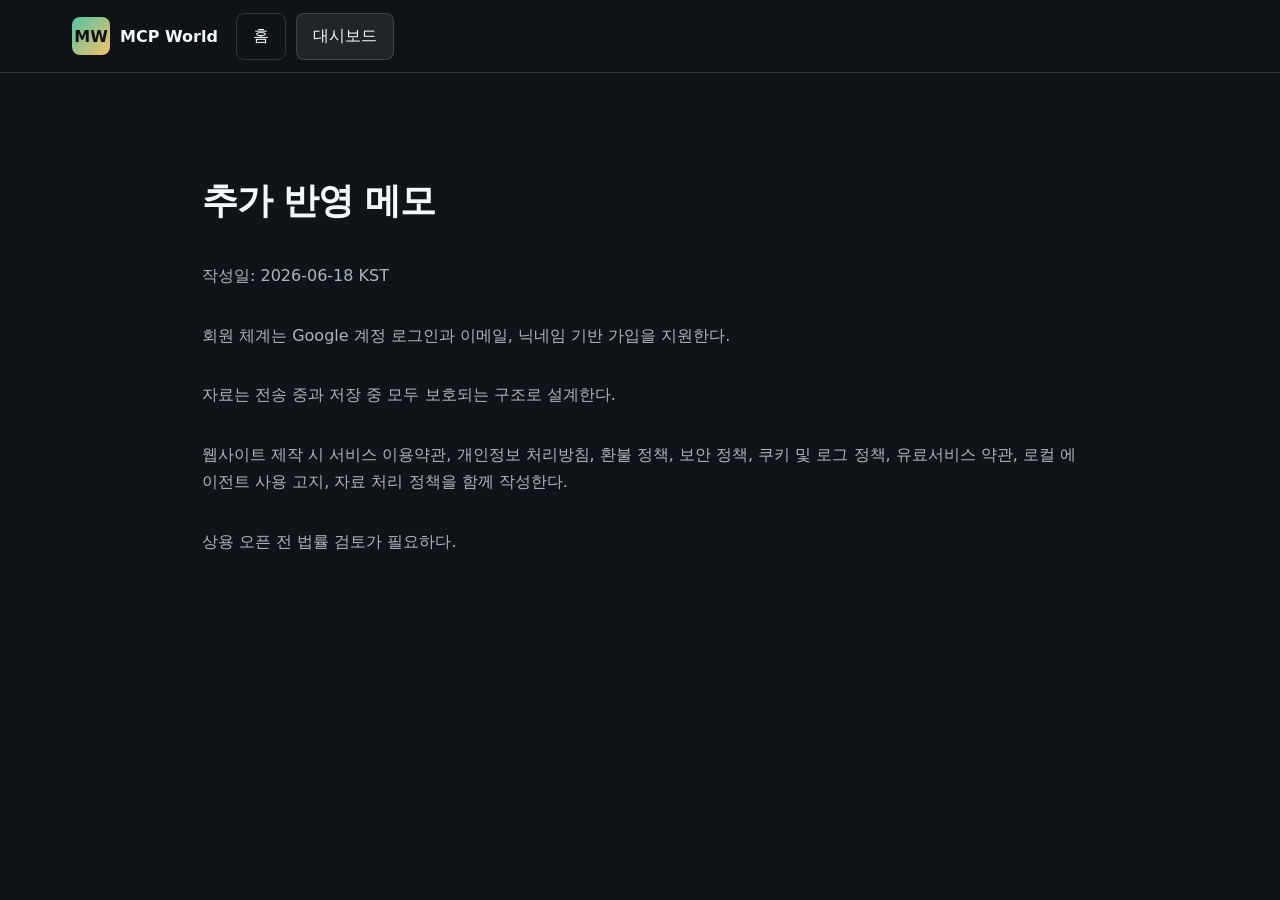
<file: docs/Auth_Legal_Addendum_Short.html>
<!doctype html>
<html lang="ko">
<head>
  <meta charset="utf-8">
  <meta name="viewport" content="width=device-width, initial-scale=1">
  <title>추가 반영 메모 | MCP World</title>
  <link rel="stylesheet" href="../styles.css">
</head>
<body class="doc-page">
  <header class="site-header">
    <nav class="nav" aria-label="문서 메뉴">
      <a class="brand" href="../index.html" aria-label="MCP World 홈">
        <span class="brand-mark">MW</span>
        <span>MCP World</span>
      </a>
      <div class="nav-actions">
        <a class="btn btn-ghost" href="../index.html">홈</a>
        <a class="btn btn-secondary" href="../dashboard.html">대시보드</a>
      </div>
    </nav>
  </header>
  <main class="section doc-shell">
    <article class="doc-content">
      <h1>추가 반영 메모</h1>
<p>작성일: 2026-06-18 KST</p>
<p>회원 체계는 Google 계정 로그인과 이메일, 닉네임 기반 가입을 지원한다.</p>
<p>자료는 전송 중과 저장 중 모두 보호되는 구조로 설계한다.</p>
<p>웹사이트 제작 시 서비스 이용약관, 개인정보 처리방침, 환불 정책, 보안 정책, 쿠키 및 로그 정책, 유료서비스 약관, 로컬 에이전트 사용 고지, 자료 처리 정책을 함께 작성한다.</p>
<p>상용 오픈 전 법률 검토가 필요하다.</p>
    </article>
  </main>
</body>
</html>
</file>
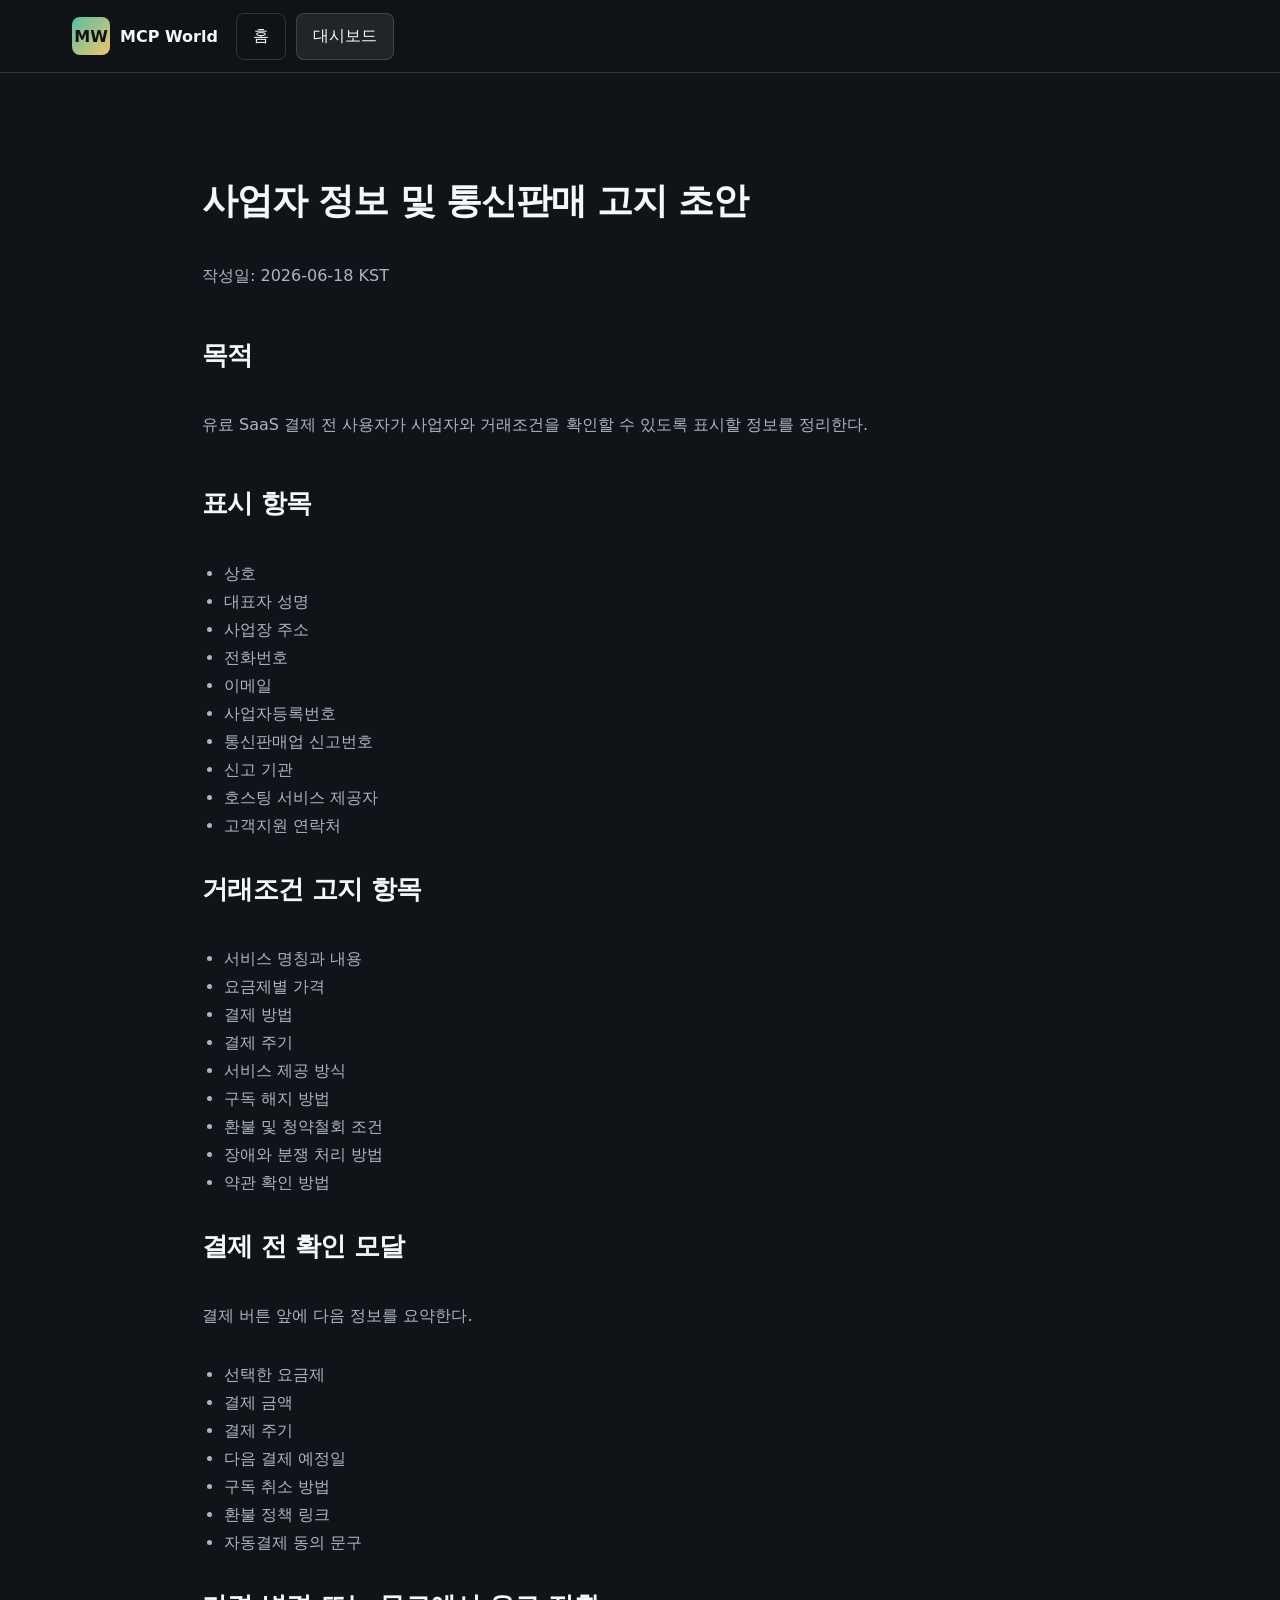
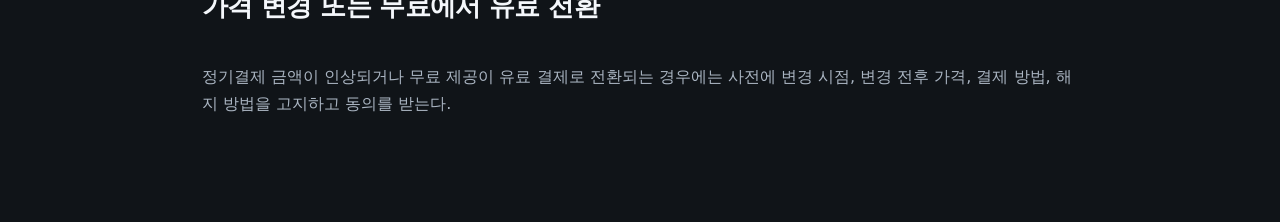
<file: docs/business-disclosure.html>
<!doctype html>
<html lang="ko">
<head>
  <meta charset="utf-8">
  <meta name="viewport" content="width=device-width, initial-scale=1">
  <title>사업자 정보 및 통신판매 고지 초안 | MCP World</title>
  <link rel="stylesheet" href="../styles.css">
</head>
<body class="doc-page">
  <header class="site-header">
    <nav class="nav" aria-label="문서 메뉴">
      <a class="brand" href="../index.html" aria-label="MCP World 홈">
        <span class="brand-mark">MW</span>
        <span>MCP World</span>
      </a>
      <div class="nav-actions">
        <a class="btn btn-ghost" href="../index.html">홈</a>
        <a class="btn btn-secondary" href="../dashboard.html">대시보드</a>
      </div>
    </nav>
  </header>
  <main class="section doc-shell">
    <article class="doc-content">
      <h1>사업자 정보 및 통신판매 고지 초안</h1>
<p>작성일: 2026-06-18 KST</p>
<h2>목적</h2>
<p>유료 SaaS 결제 전 사용자가 사업자와 거래조건을 확인할 수 있도록 표시할 정보를 정리한다.</p>
<h2>표시 항목</h2>
<ul><li>상호</li><li>대표자 성명</li><li>사업장 주소</li><li>전화번호</li><li>이메일</li><li>사업자등록번호</li><li>통신판매업 신고번호</li><li>신고 기관</li><li>호스팅 서비스 제공자</li><li>고객지원 연락처</li></ul>
<h2>거래조건 고지 항목</h2>
<ul><li>서비스 명칭과 내용</li><li>요금제별 가격</li><li>결제 방법</li><li>결제 주기</li><li>서비스 제공 방식</li><li>구독 해지 방법</li><li>환불 및 청약철회 조건</li><li>장애와 분쟁 처리 방법</li><li>약관 확인 방법</li></ul>
<h2>결제 전 확인 모달</h2>
<p>결제 버튼 앞에 다음 정보를 요약한다.</p>
<ul><li>선택한 요금제</li><li>결제 금액</li><li>결제 주기</li><li>다음 결제 예정일</li><li>구독 취소 방법</li><li>환불 정책 링크</li><li>자동결제 동의 문구</li></ul>
<h2>가격 변경 또는 무료에서 유료 전환</h2>
<p>정기결제 금액이 인상되거나 무료 제공이 유료 결제로 전환되는 경우에는 사전에 변경 시점, 변경 전후 가격, 결제 방법, 해지 방법을 고지하고 동의를 받는다.</p>
    </article>
  </main>
</body>
</html>
</file>
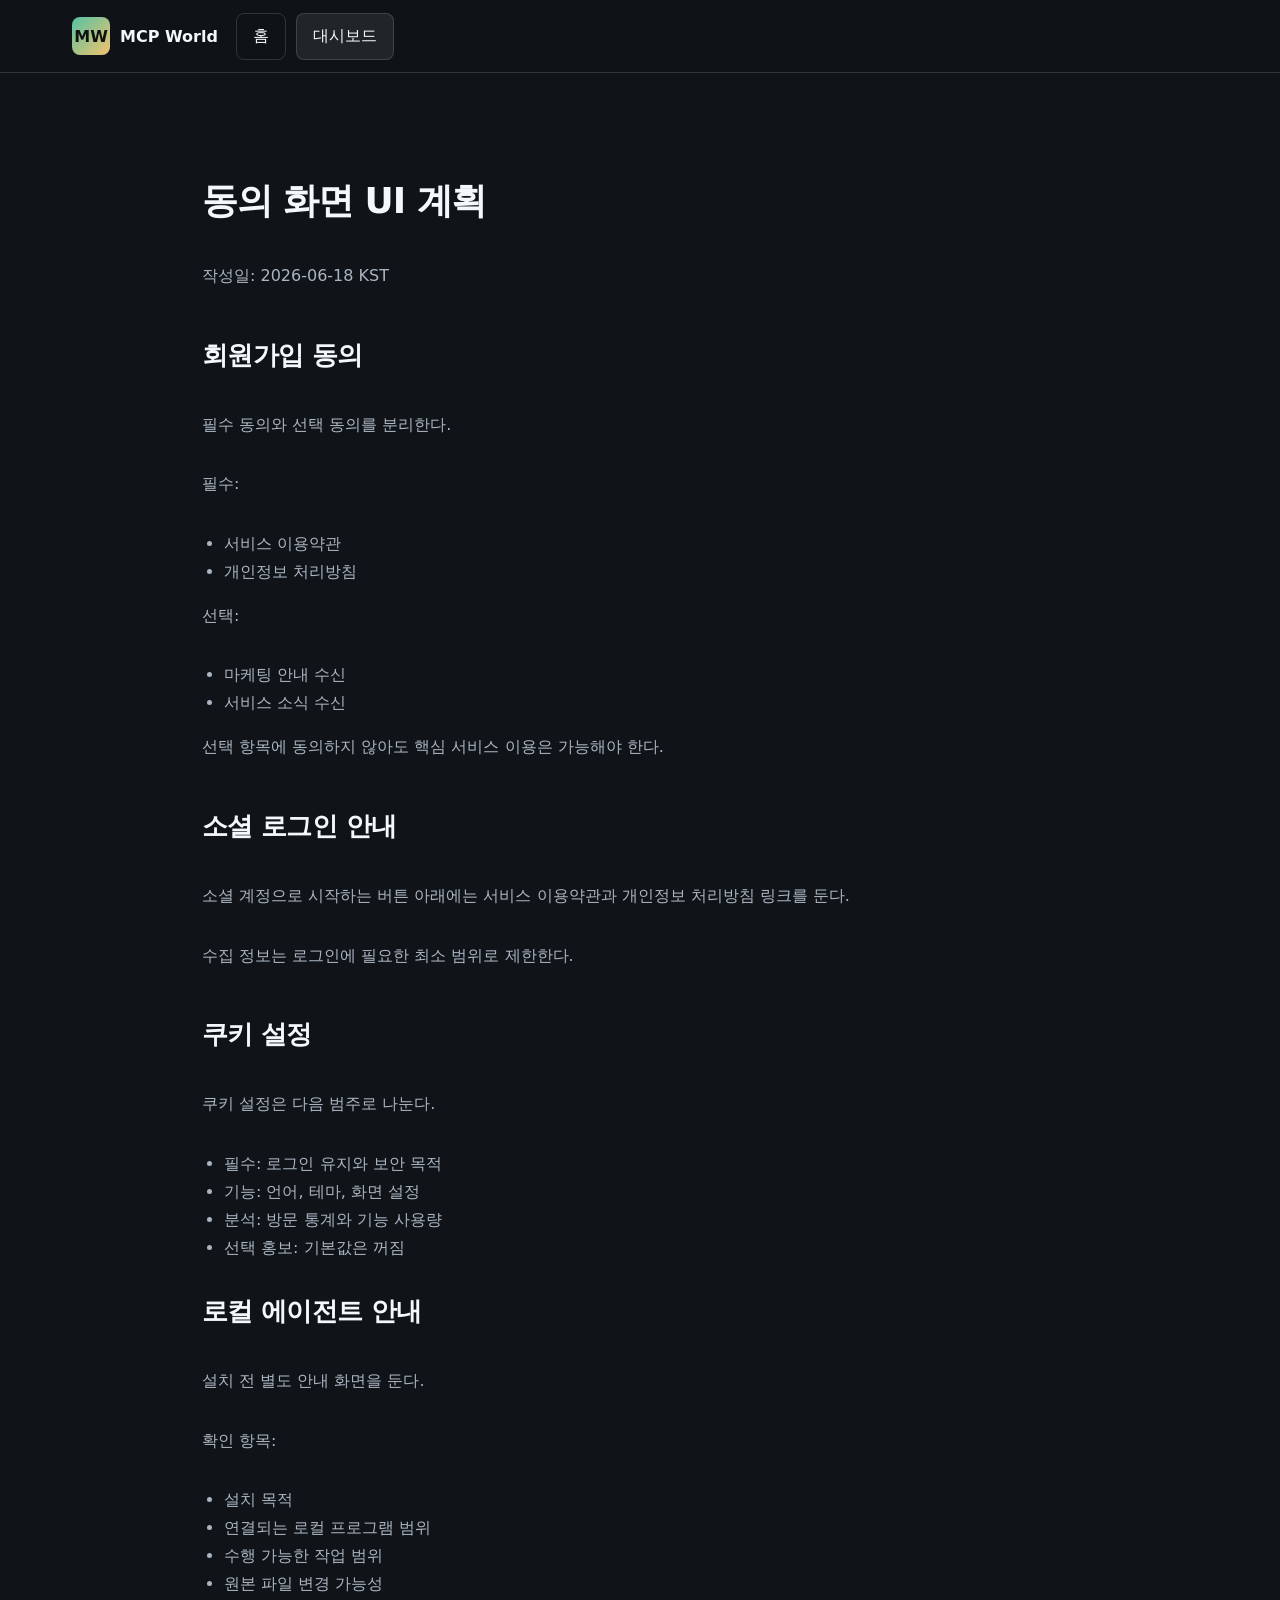
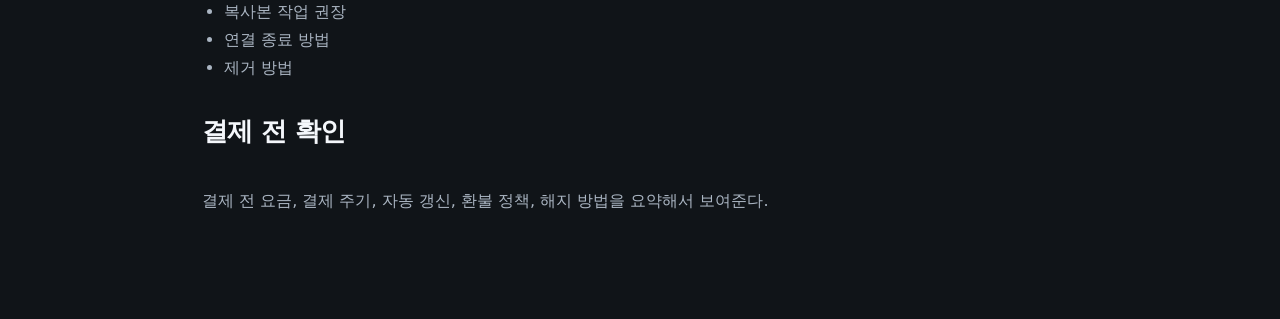
<file: docs/consent-ui-plan.html>
<!doctype html>
<html lang="ko">
<head>
  <meta charset="utf-8">
  <meta name="viewport" content="width=device-width, initial-scale=1">
  <title>동의 화면 UI 계획 | MCP World</title>
  <link rel="stylesheet" href="../styles.css">
</head>
<body class="doc-page">
  <header class="site-header">
    <nav class="nav" aria-label="문서 메뉴">
      <a class="brand" href="../index.html" aria-label="MCP World 홈">
        <span class="brand-mark">MW</span>
        <span>MCP World</span>
      </a>
      <div class="nav-actions">
        <a class="btn btn-ghost" href="../index.html">홈</a>
        <a class="btn btn-secondary" href="../dashboard.html">대시보드</a>
      </div>
    </nav>
  </header>
  <main class="section doc-shell">
    <article class="doc-content">
      <h1>동의 화면 UI 계획</h1>
<p>작성일: 2026-06-18 KST</p>
<h2>회원가입 동의</h2>
<p>필수 동의와 선택 동의를 분리한다.</p>
<p>필수:</p>
<ul><li>서비스 이용약관</li><li>개인정보 처리방침</li></ul>
<p>선택:</p>
<ul><li>마케팅 안내 수신</li><li>서비스 소식 수신</li></ul>
<p>선택 항목에 동의하지 않아도 핵심 서비스 이용은 가능해야 한다.</p>
<h2>소셜 로그인 안내</h2>
<p>소셜 계정으로 시작하는 버튼 아래에는 서비스 이용약관과 개인정보 처리방침 링크를 둔다.</p>
<p>수집 정보는 로그인에 필요한 최소 범위로 제한한다.</p>
<h2>쿠키 설정</h2>
<p>쿠키 설정은 다음 범주로 나눈다.</p>
<ul><li>필수: 로그인 유지와 보안 목적</li><li>기능: 언어, 테마, 화면 설정</li><li>분석: 방문 통계와 기능 사용량</li><li>선택 홍보: 기본값은 꺼짐</li></ul>
<h2>로컬 에이전트 안내</h2>
<p>설치 전 별도 안내 화면을 둔다.</p>
<p>확인 항목:</p>
<ul><li>설치 목적</li><li>연결되는 로컬 프로그램 범위</li><li>수행 가능한 작업 범위</li><li>원본 파일 변경 가능성</li><li>복사본 작업 권장</li><li>연결 종료 방법</li><li>제거 방법</li></ul>
<h2>결제 전 확인</h2>
<p>결제 전 요금, 결제 주기, 자동 갱신, 환불 정책, 해지 방법을 요약해서 보여준다.</p>
    </article>
  </main>
</body>
</html>
</file>
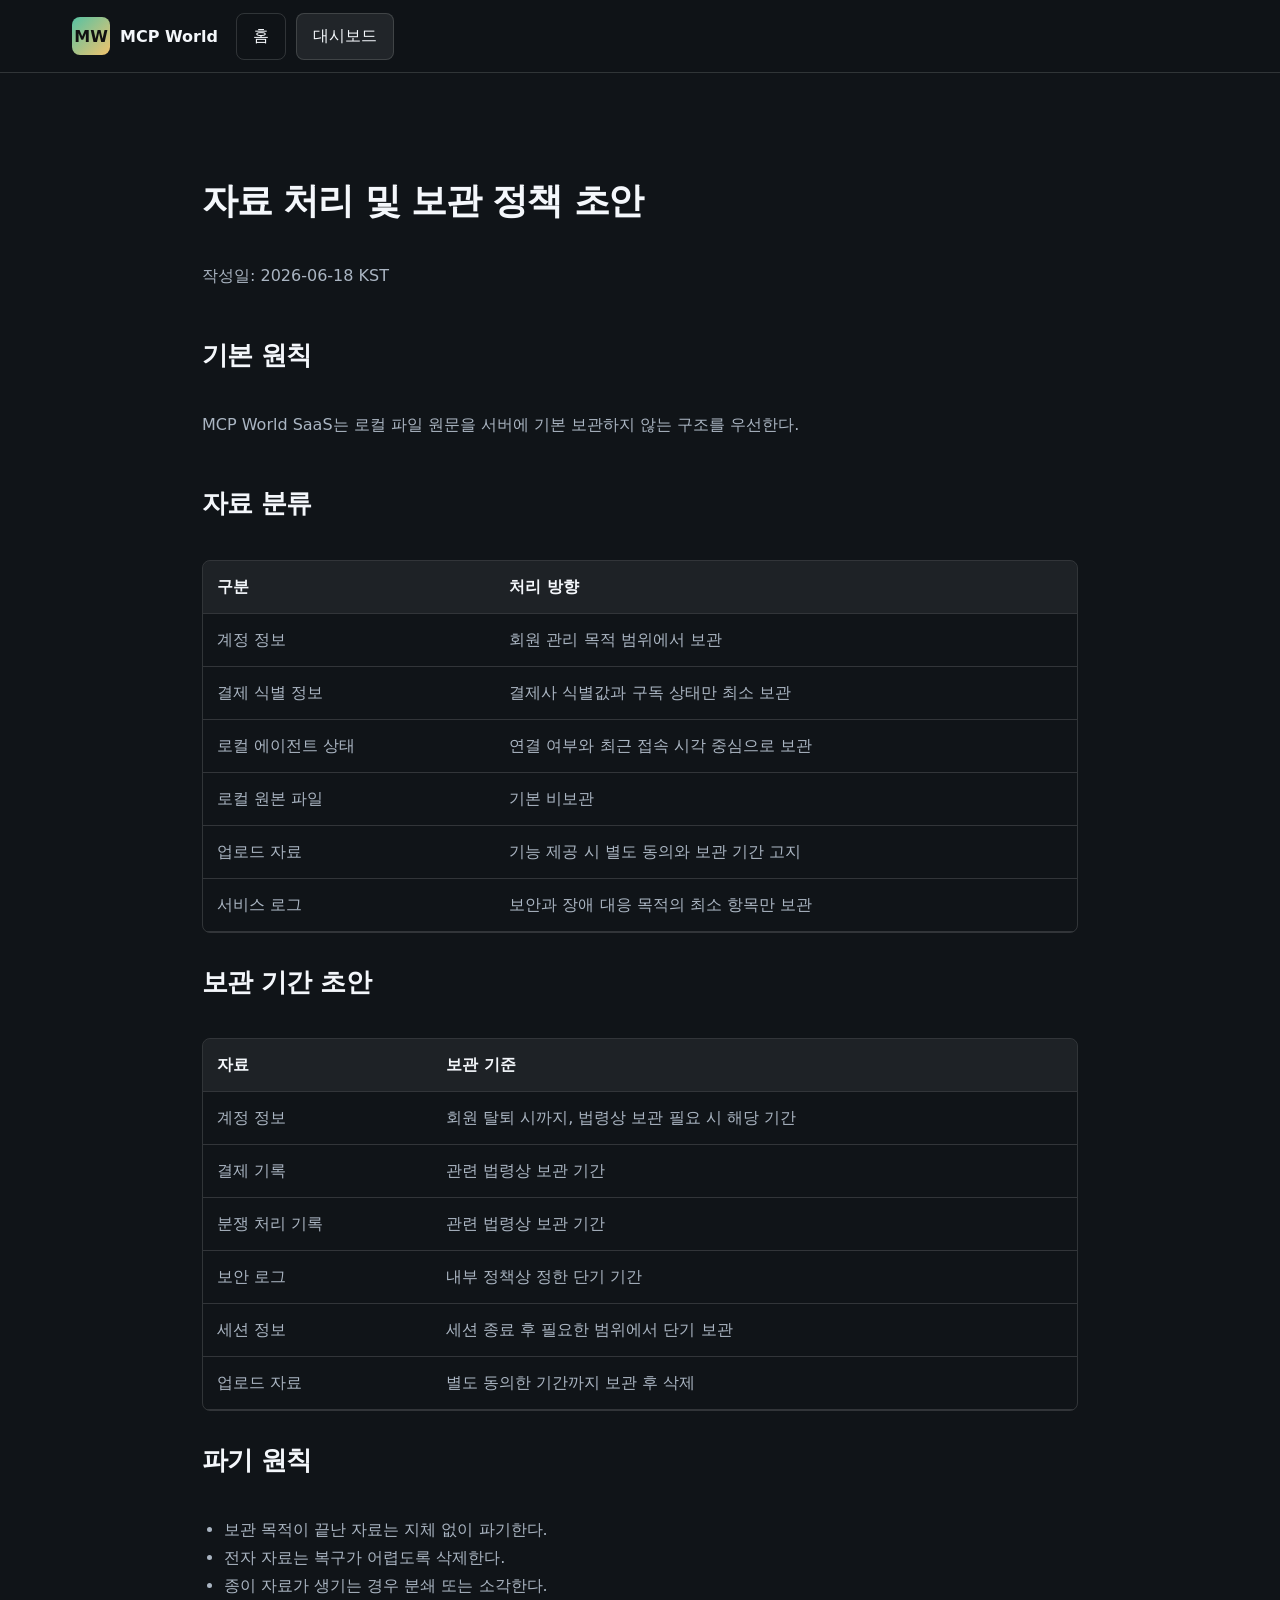
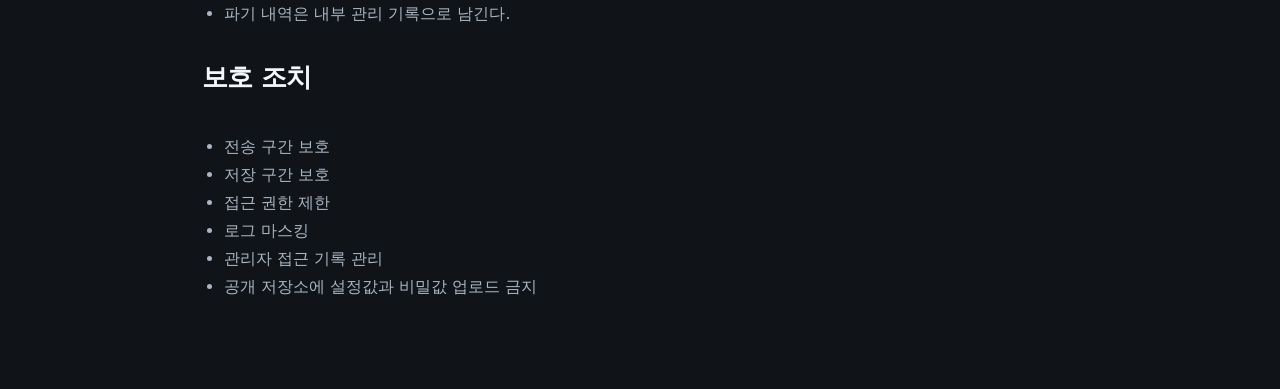
<file: docs/data-retention-and-processing.html>
<!doctype html>
<html lang="ko">
<head>
  <meta charset="utf-8">
  <meta name="viewport" content="width=device-width, initial-scale=1">
  <title>자료 처리 및 보관 정책 초안 | MCP World</title>
  <link rel="stylesheet" href="../styles.css">
</head>
<body class="doc-page">
  <header class="site-header">
    <nav class="nav" aria-label="문서 메뉴">
      <a class="brand" href="../index.html" aria-label="MCP World 홈">
        <span class="brand-mark">MW</span>
        <span>MCP World</span>
      </a>
      <div class="nav-actions">
        <a class="btn btn-ghost" href="../index.html">홈</a>
        <a class="btn btn-secondary" href="../dashboard.html">대시보드</a>
      </div>
    </nav>
  </header>
  <main class="section doc-shell">
    <article class="doc-content">
      <h1>자료 처리 및 보관 정책 초안</h1>
<p>작성일: 2026-06-18 KST</p>
<h2>기본 원칙</h2>
<p>MCP World SaaS는 로컬 파일 원문을 서버에 기본 보관하지 않는 구조를 우선한다.</p>
<h2>자료 분류</h2>
<div class="doc-table-wrap"><table><tr><th>구분</th><th>처리 방향</th></tr><tr><td>계정 정보</td><td>회원 관리 목적 범위에서 보관</td></tr><tr><td>결제 식별 정보</td><td>결제사 식별값과 구독 상태만 최소 보관</td></tr><tr><td>로컬 에이전트 상태</td><td>연결 여부와 최근 접속 시각 중심으로 보관</td></tr><tr><td>로컬 원본 파일</td><td>기본 비보관</td></tr><tr><td>업로드 자료</td><td>기능 제공 시 별도 동의와 보관 기간 고지</td></tr><tr><td>서비스 로그</td><td>보안과 장애 대응 목적의 최소 항목만 보관</td></tr></table></div>
<h2>보관 기간 초안</h2>
<div class="doc-table-wrap"><table><tr><th>자료</th><th>보관 기준</th></tr><tr><td>계정 정보</td><td>회원 탈퇴 시까지, 법령상 보관 필요 시 해당 기간</td></tr><tr><td>결제 기록</td><td>관련 법령상 보관 기간</td></tr><tr><td>분쟁 처리 기록</td><td>관련 법령상 보관 기간</td></tr><tr><td>보안 로그</td><td>내부 정책상 정한 단기 기간</td></tr><tr><td>세션 정보</td><td>세션 종료 후 필요한 범위에서 단기 보관</td></tr><tr><td>업로드 자료</td><td>별도 동의한 기간까지 보관 후 삭제</td></tr></table></div>
<h2>파기 원칙</h2>
<ul><li>보관 목적이 끝난 자료는 지체 없이 파기한다.</li><li>전자 자료는 복구가 어렵도록 삭제한다.</li><li>종이 자료가 생기는 경우 분쇄 또는 소각한다.</li><li>파기 내역은 내부 관리 기록으로 남긴다.</li></ul>
<h2>보호 조치</h2>
<ul><li>전송 구간 보호</li><li>저장 구간 보호</li><li>접근 권한 제한</li><li>로그 마스킹</li><li>관리자 접근 기록 관리</li><li>공개 저장소에 설정값과 비밀값 업로드 금지</li></ul>
    </article>
  </main>
</body>
</html>
</file>
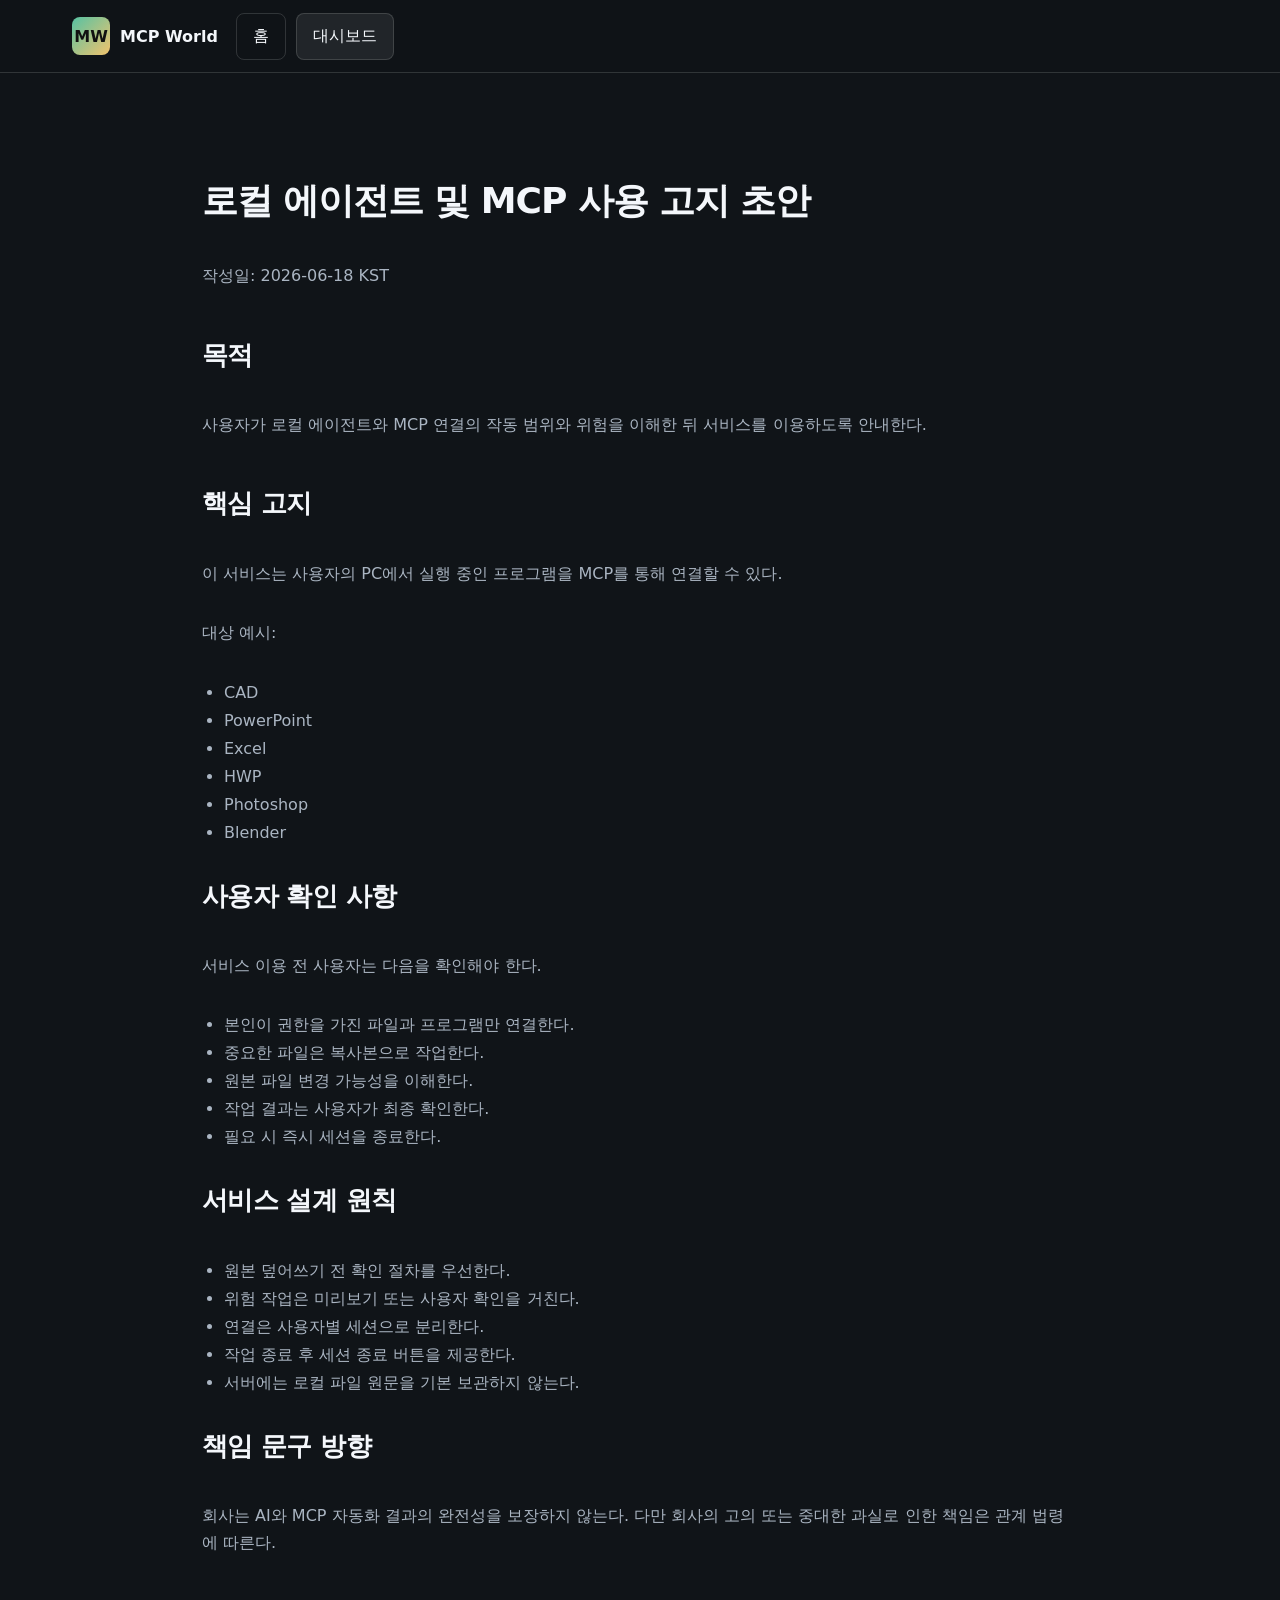
<file: docs/local-agent-risk-notice.html>
<!doctype html>
<html lang="ko">
<head>
  <meta charset="utf-8">
  <meta name="viewport" content="width=device-width, initial-scale=1">
  <title>로컬 에이전트 및 MCP 사용 고지 초안 | MCP World</title>
  <link rel="stylesheet" href="../styles.css">
</head>
<body class="doc-page">
  <header class="site-header">
    <nav class="nav" aria-label="문서 메뉴">
      <a class="brand" href="../index.html" aria-label="MCP World 홈">
        <span class="brand-mark">MW</span>
        <span>MCP World</span>
      </a>
      <div class="nav-actions">
        <a class="btn btn-ghost" href="../index.html">홈</a>
        <a class="btn btn-secondary" href="../dashboard.html">대시보드</a>
      </div>
    </nav>
  </header>
  <main class="section doc-shell">
    <article class="doc-content">
      <h1>로컬 에이전트 및 MCP 사용 고지 초안</h1>
<p>작성일: 2026-06-18 KST</p>
<h2>목적</h2>
<p>사용자가 로컬 에이전트와 MCP 연결의 작동 범위와 위험을 이해한 뒤 서비스를 이용하도록 안내한다.</p>
<h2>핵심 고지</h2>
<p>이 서비스는 사용자의 PC에서 실행 중인 프로그램을 MCP를 통해 연결할 수 있다.</p>
<p>대상 예시:</p>
<ul><li>CAD</li><li>PowerPoint</li><li>Excel</li><li>HWP</li><li>Photoshop</li><li>Blender</li></ul>
<h2>사용자 확인 사항</h2>
<p>서비스 이용 전 사용자는 다음을 확인해야 한다.</p>
<ul><li>본인이 권한을 가진 파일과 프로그램만 연결한다.</li><li>중요한 파일은 복사본으로 작업한다.</li><li>원본 파일 변경 가능성을 이해한다.</li><li>작업 결과는 사용자가 최종 확인한다.</li><li>필요 시 즉시 세션을 종료한다.</li></ul>
<h2>서비스 설계 원칙</h2>
<ul><li>원본 덮어쓰기 전 확인 절차를 우선한다.</li><li>위험 작업은 미리보기 또는 사용자 확인을 거친다.</li><li>연결은 사용자별 세션으로 분리한다.</li><li>작업 종료 후 세션 종료 버튼을 제공한다.</li><li>서버에는 로컬 파일 원문을 기본 보관하지 않는다.</li></ul>
<h2>책임 문구 방향</h2>
<p>회사는 AI와 MCP 자동화 결과의 완전성을 보장하지 않는다. 다만 회사의 고의 또는 중대한 과실로 인한 책임은 관계 법령에 따른다.</p>
    </article>
  </main>
</body>
</html>
</file>
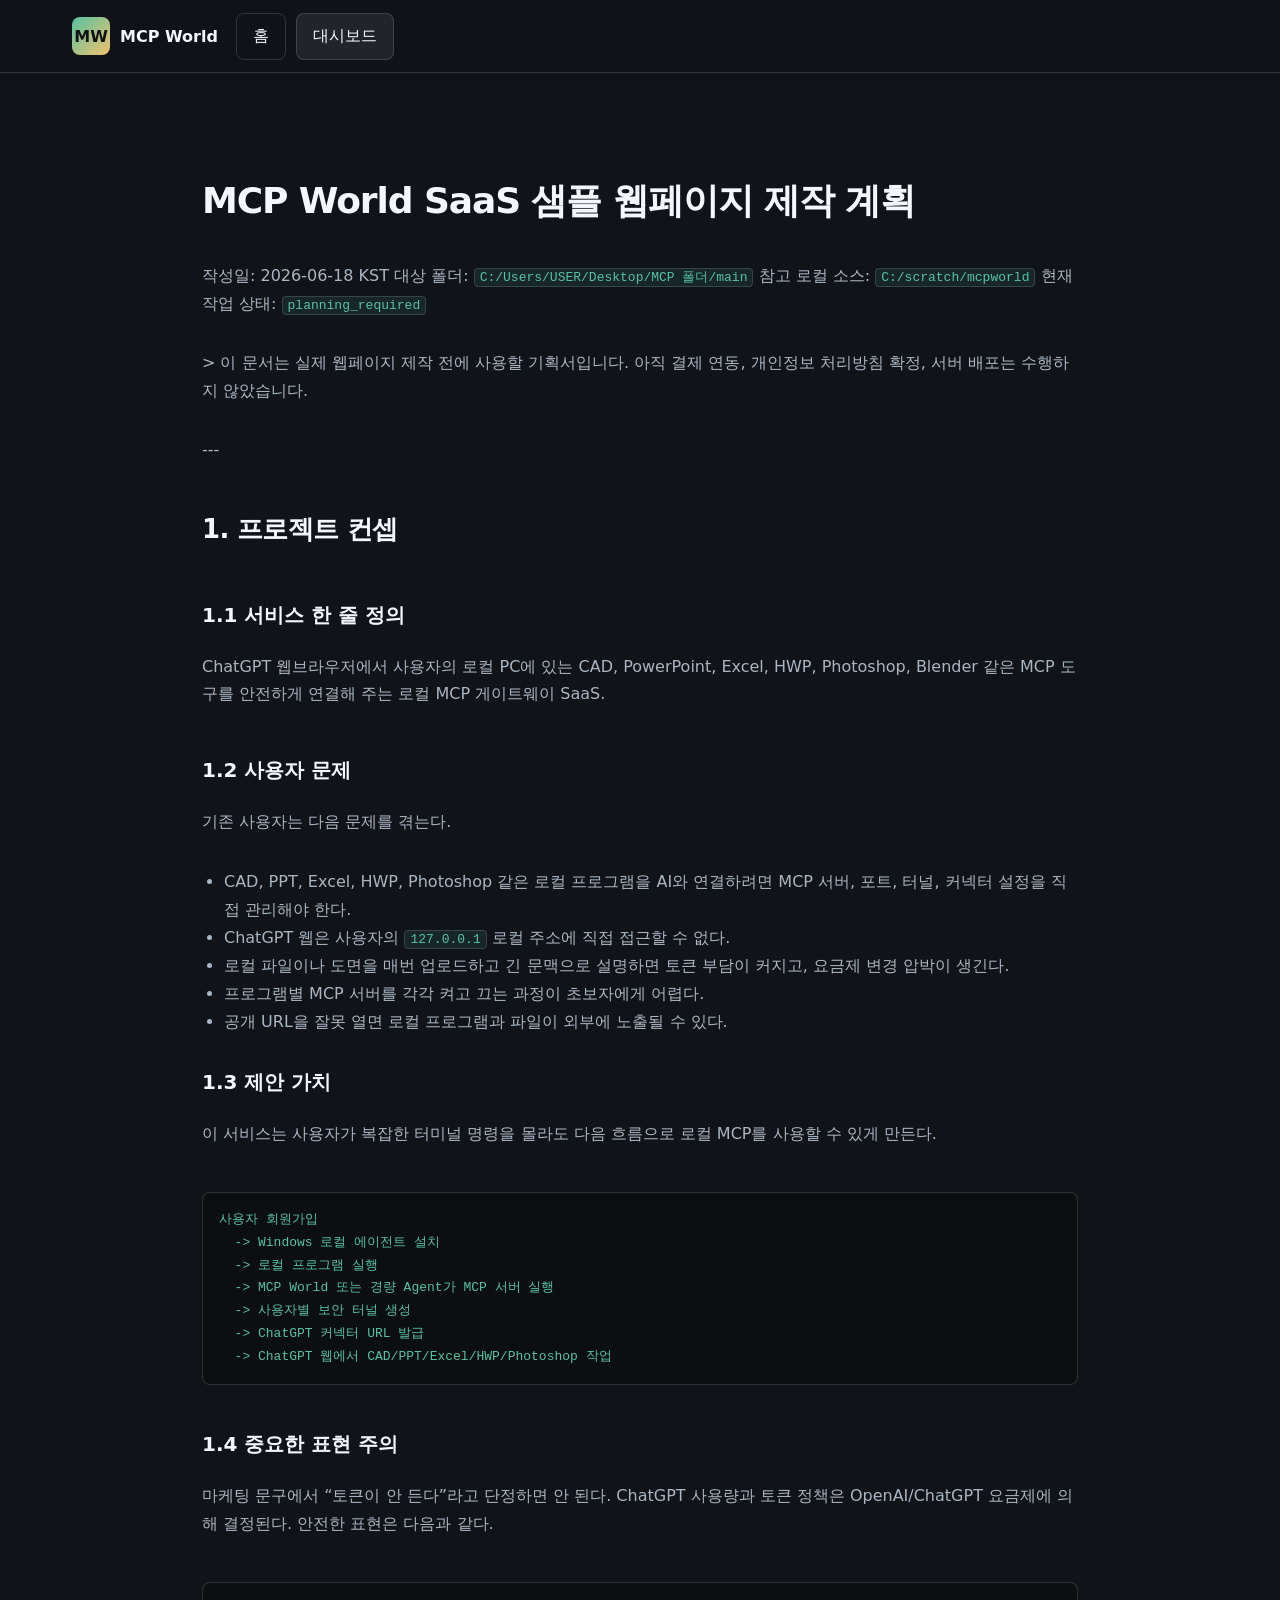
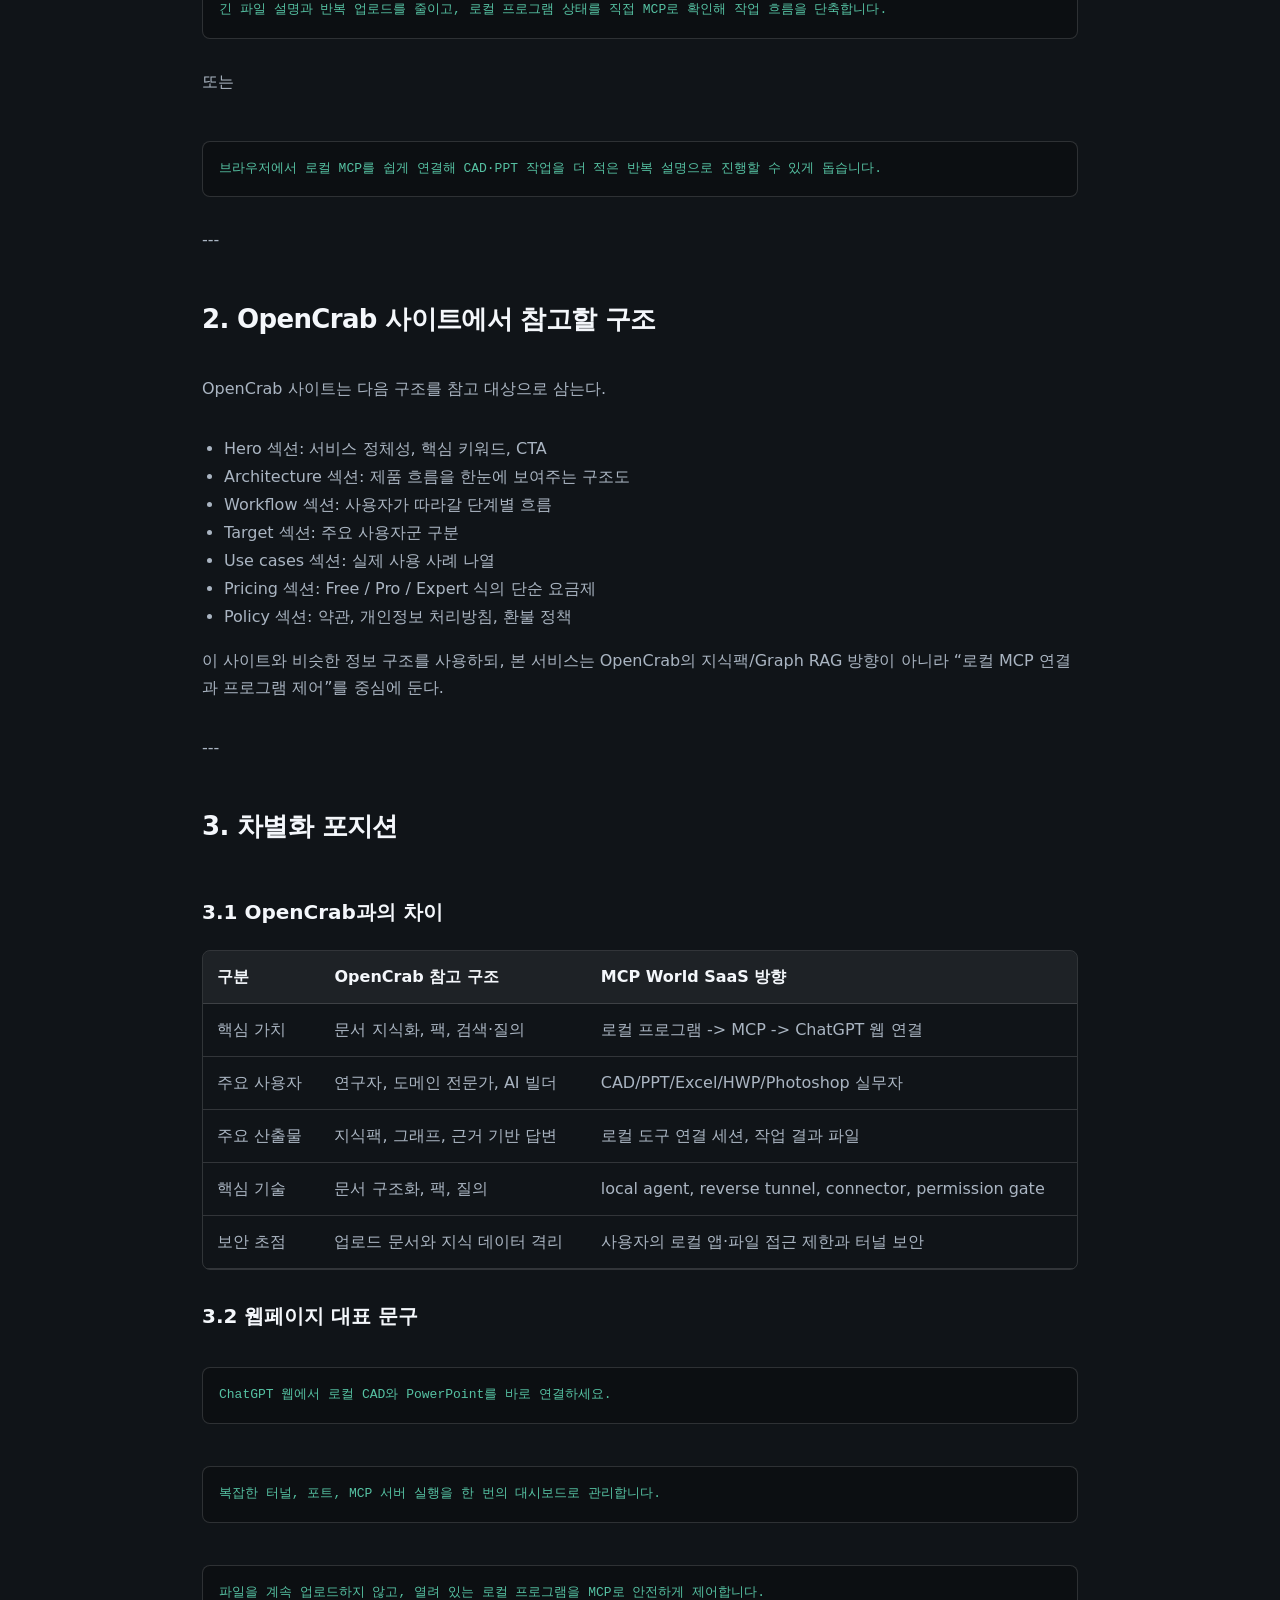
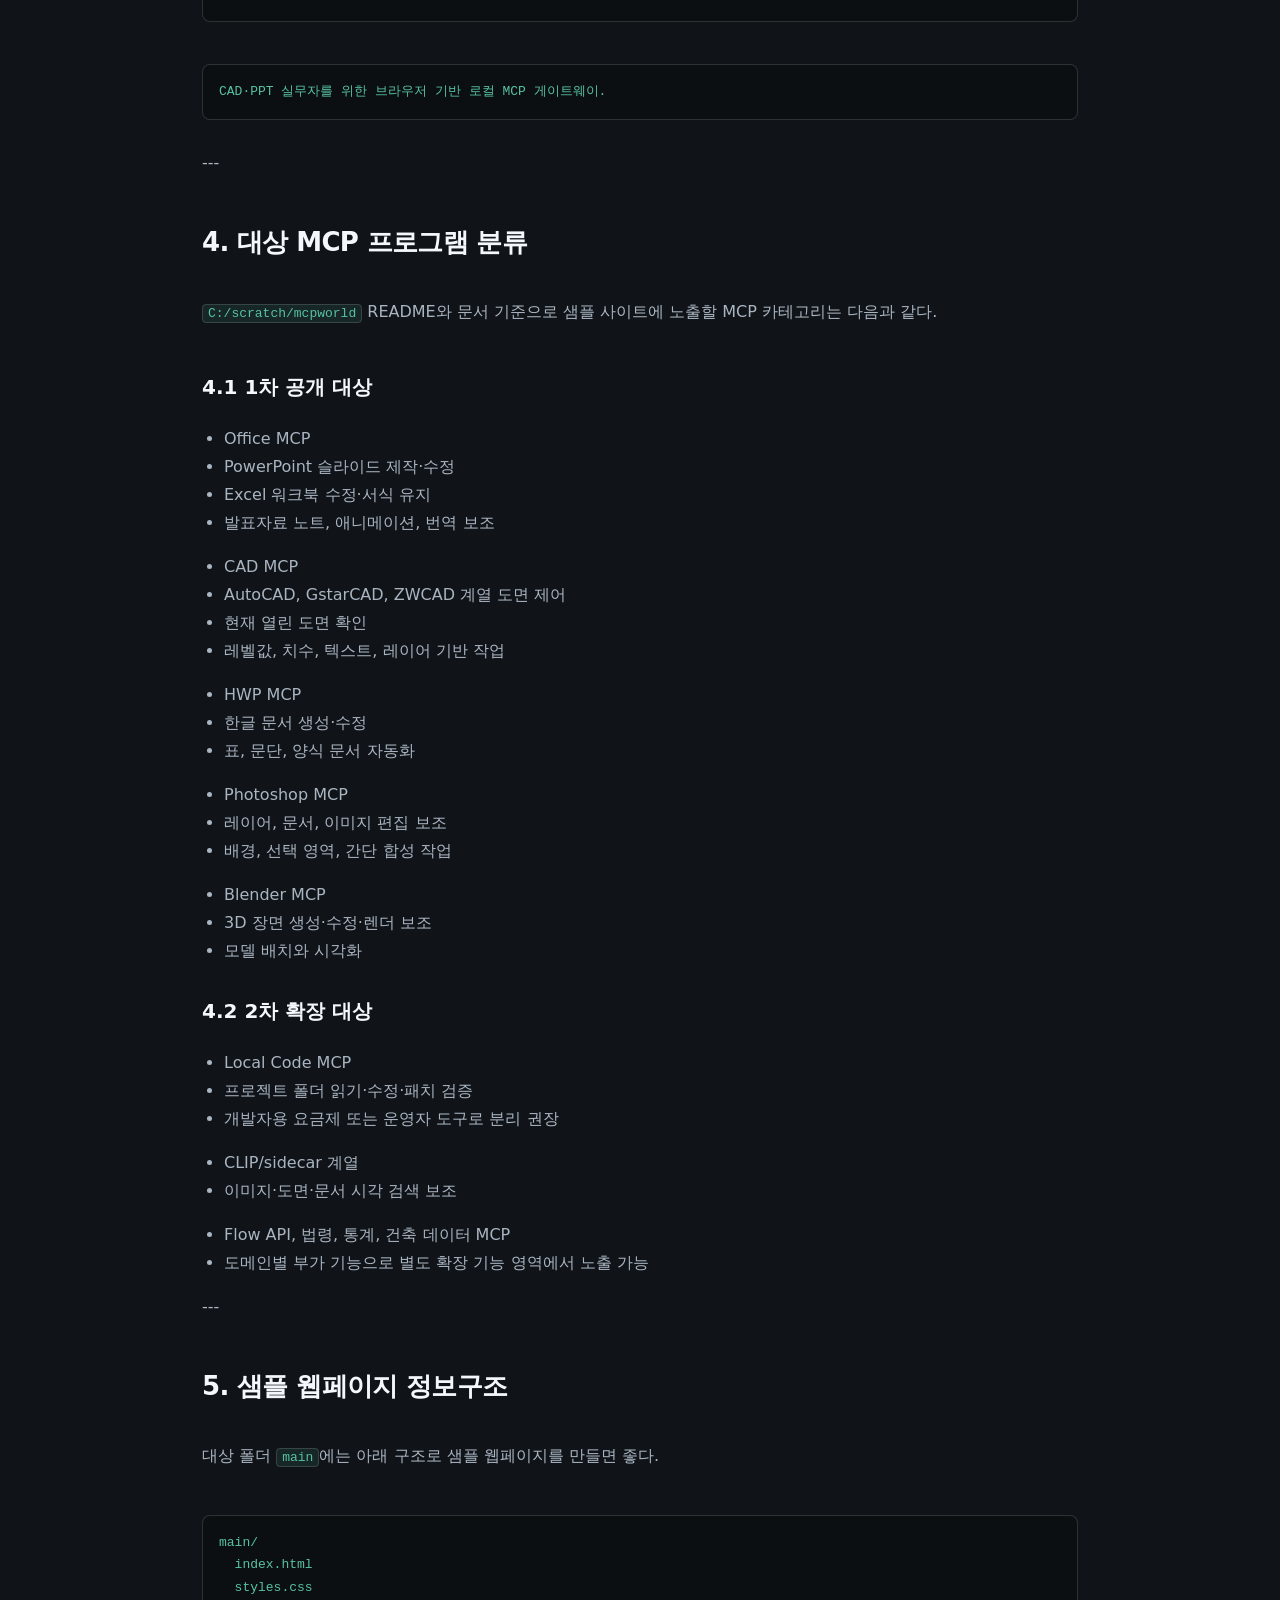
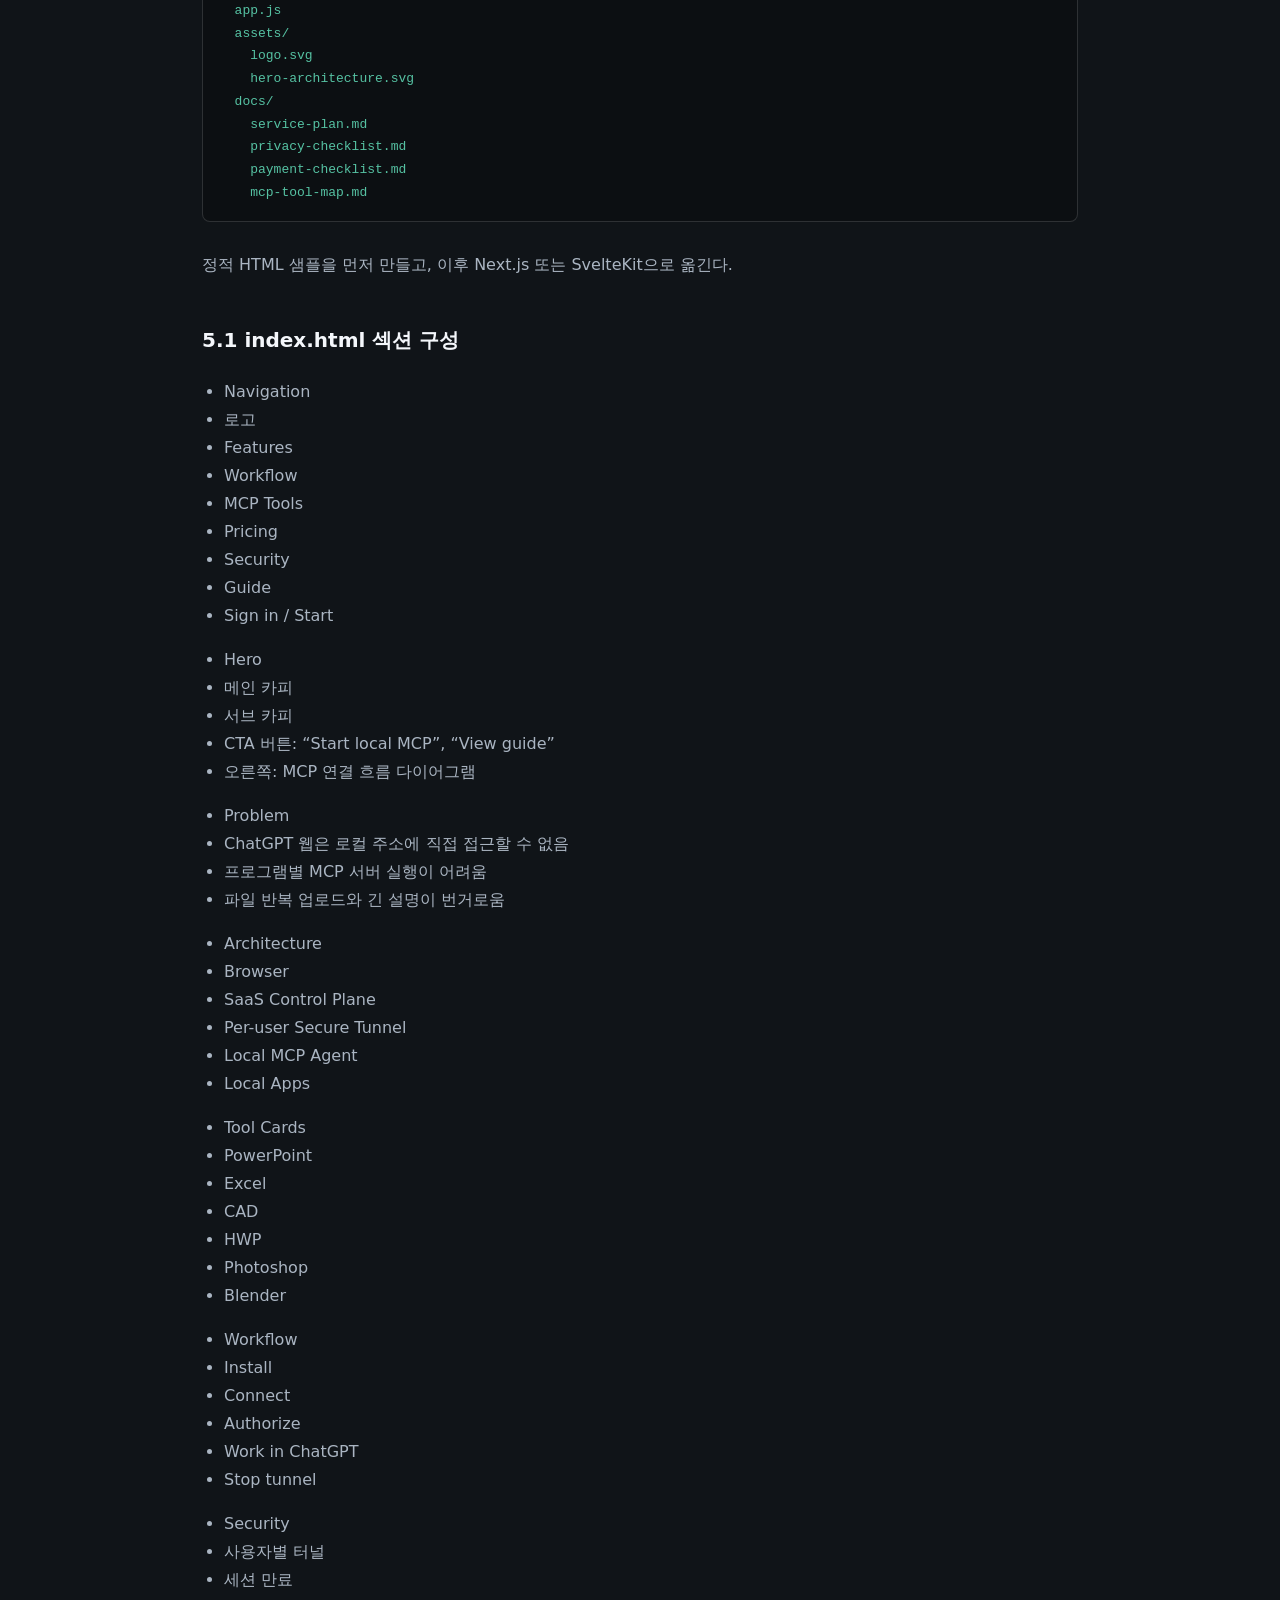
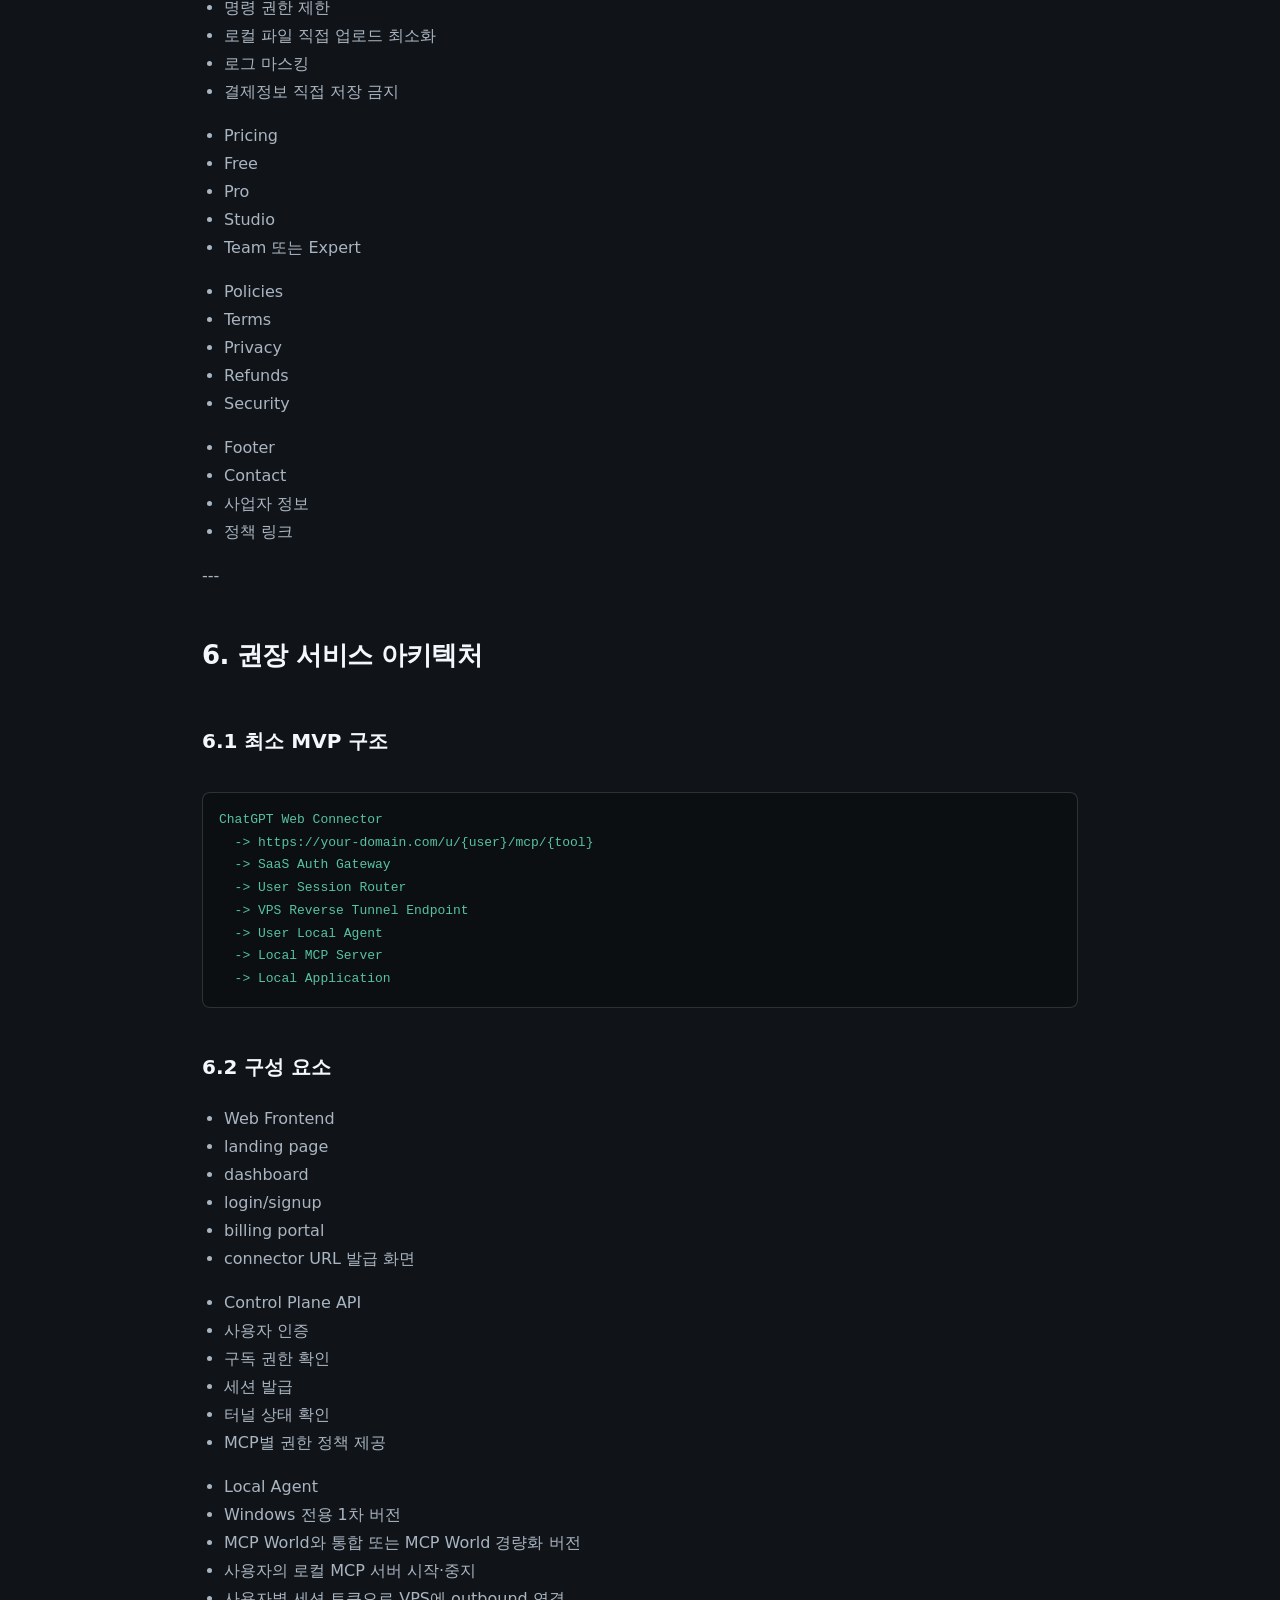
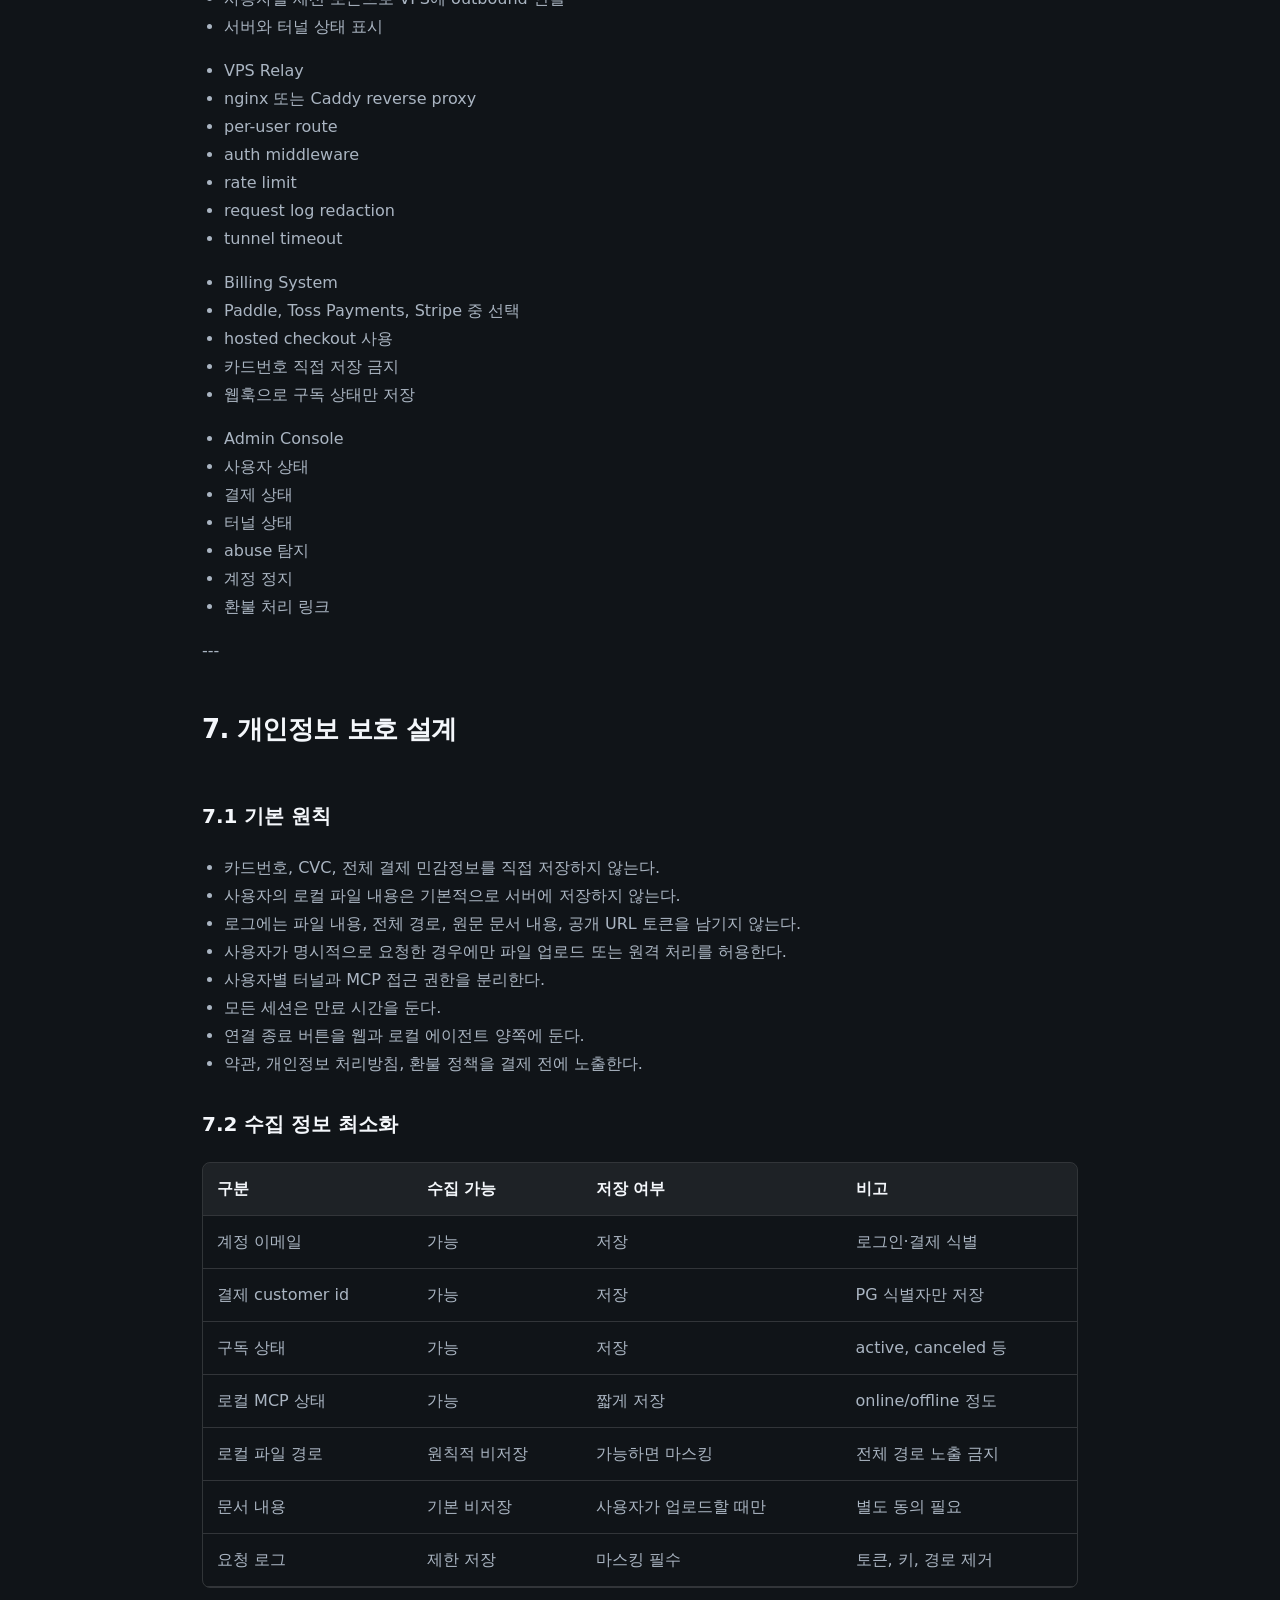
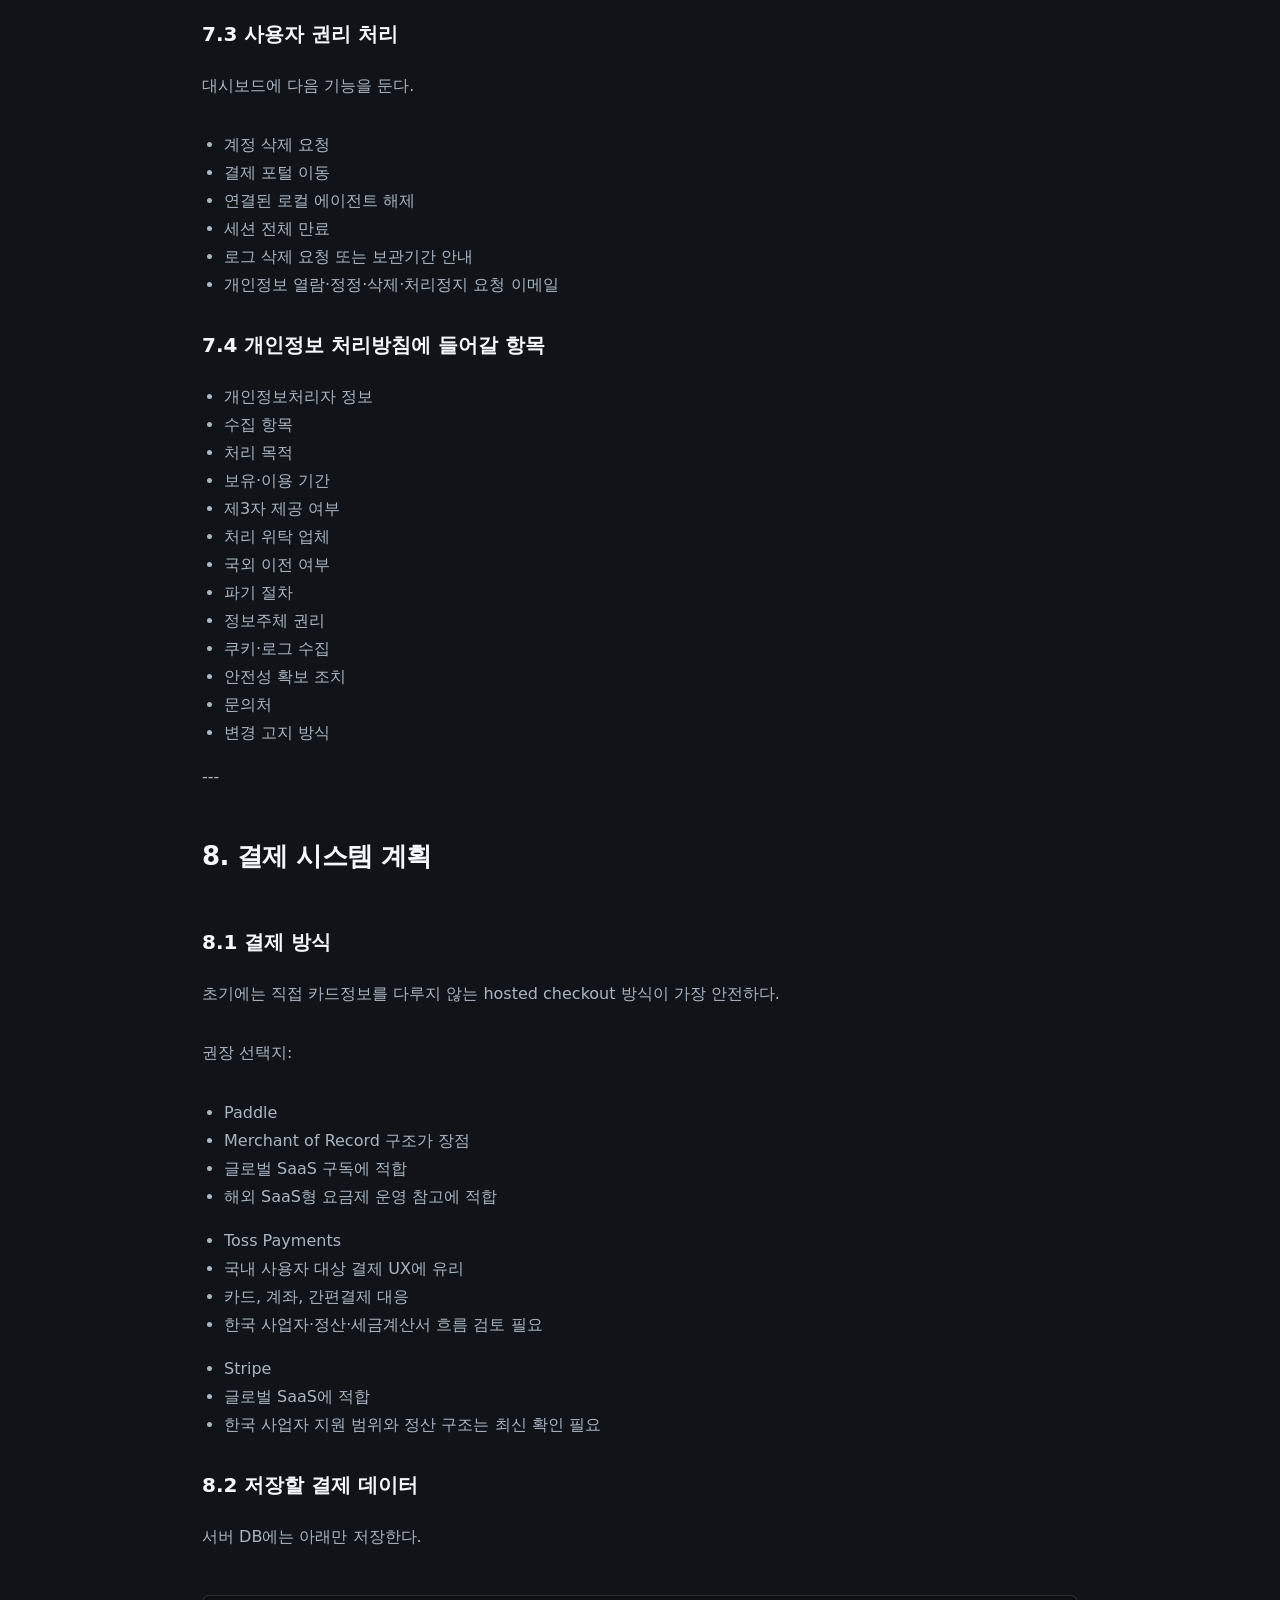
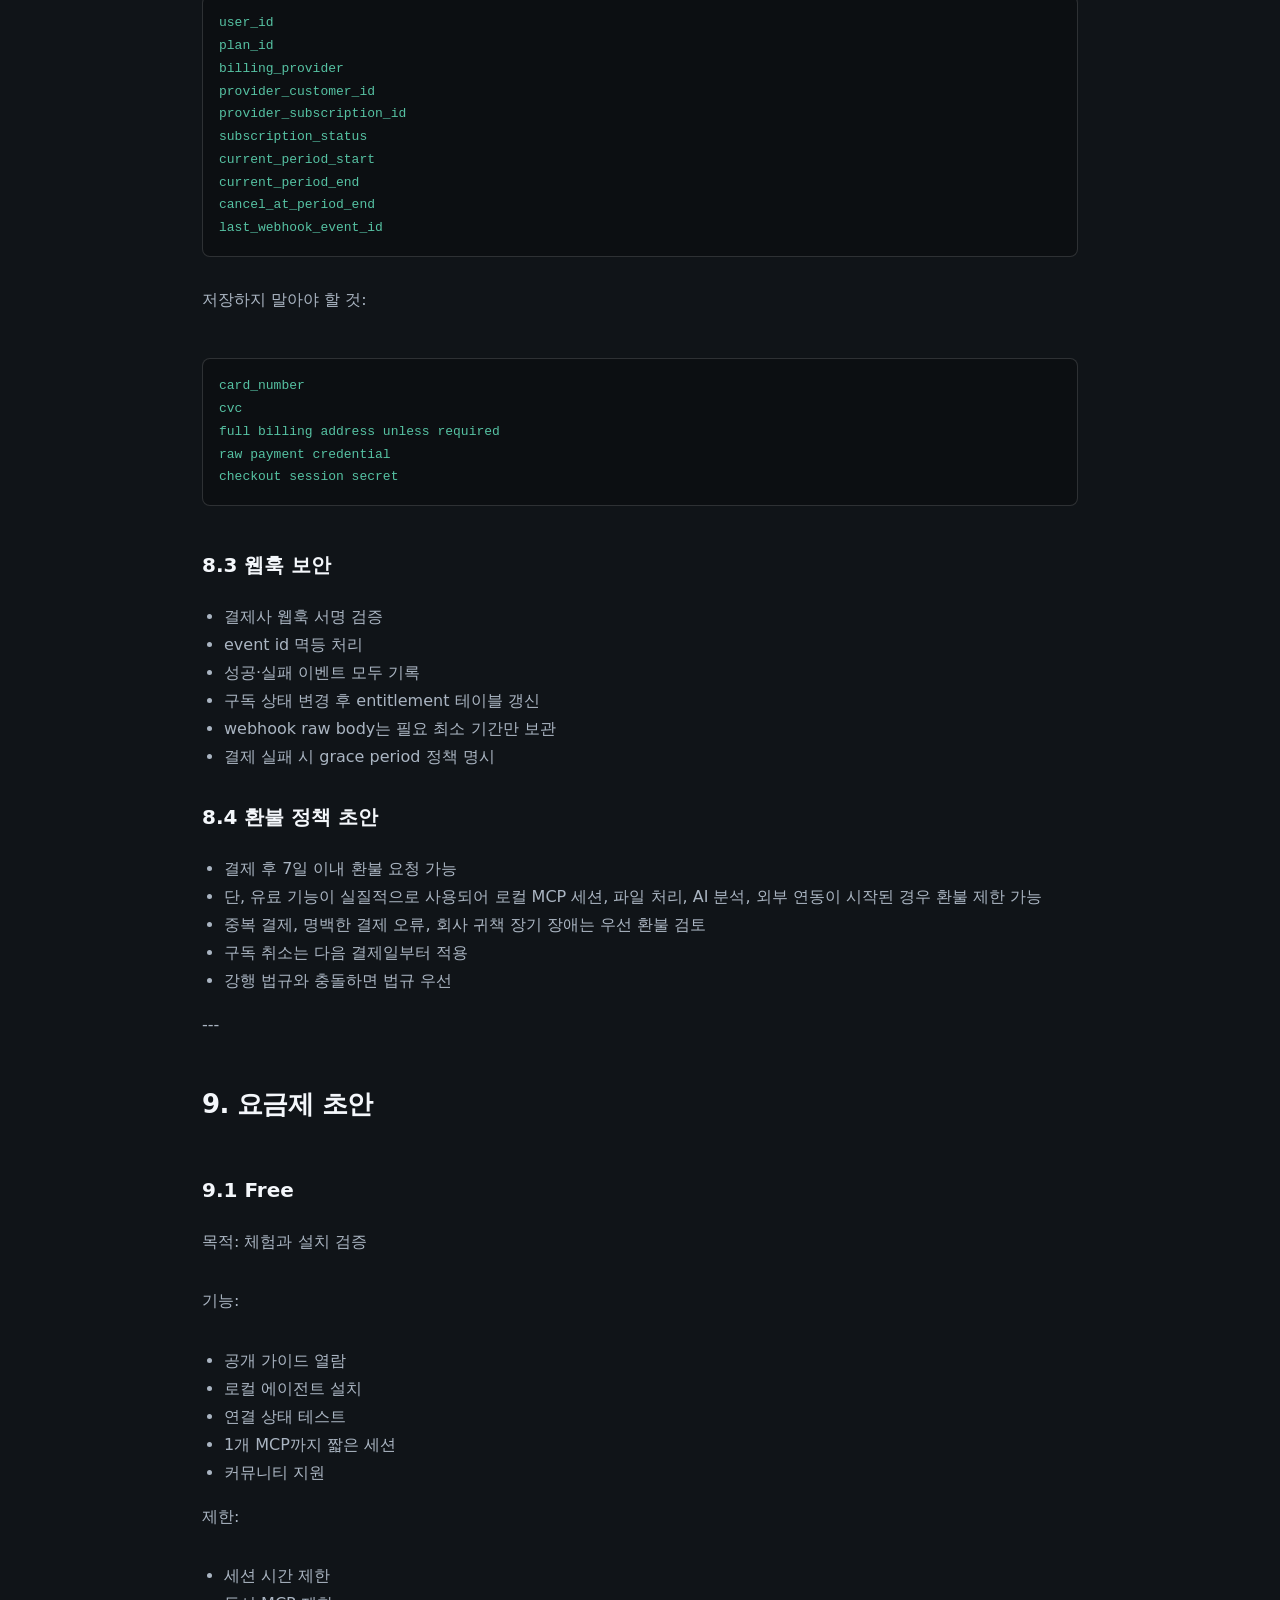
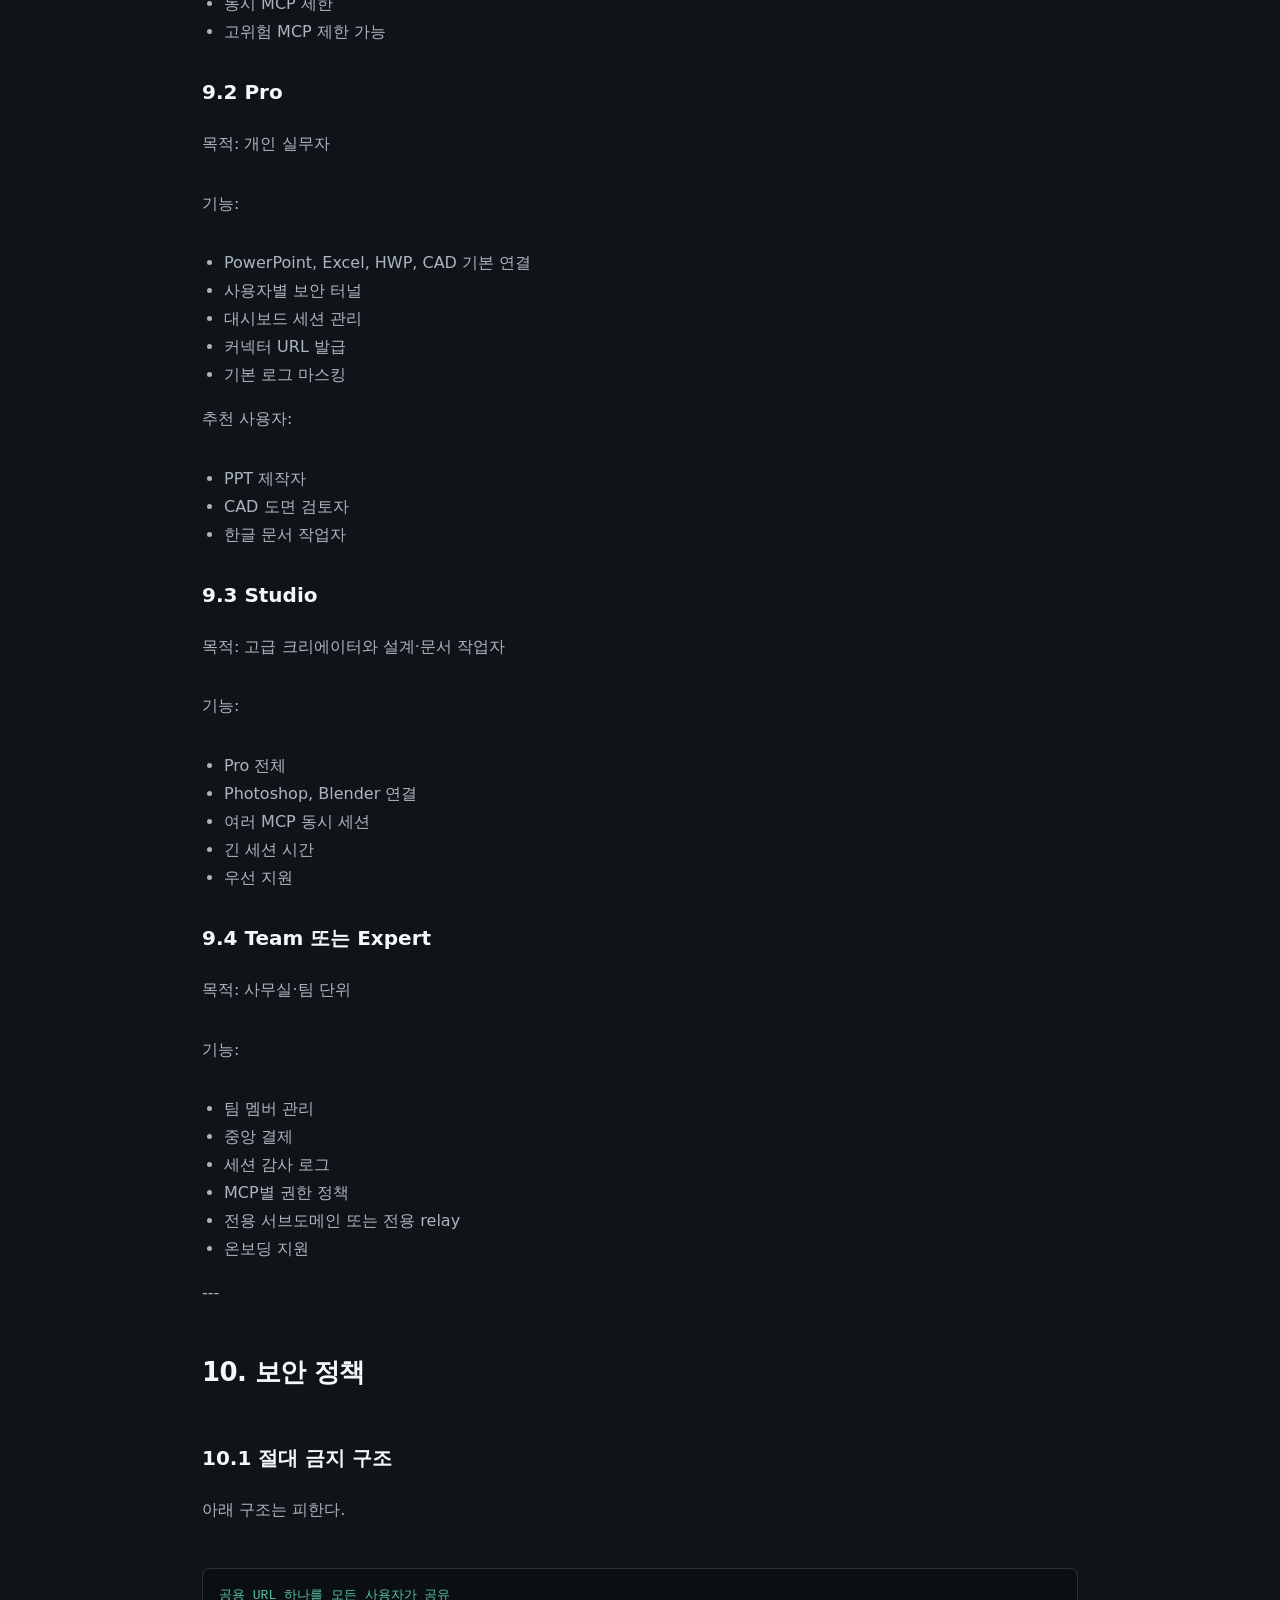
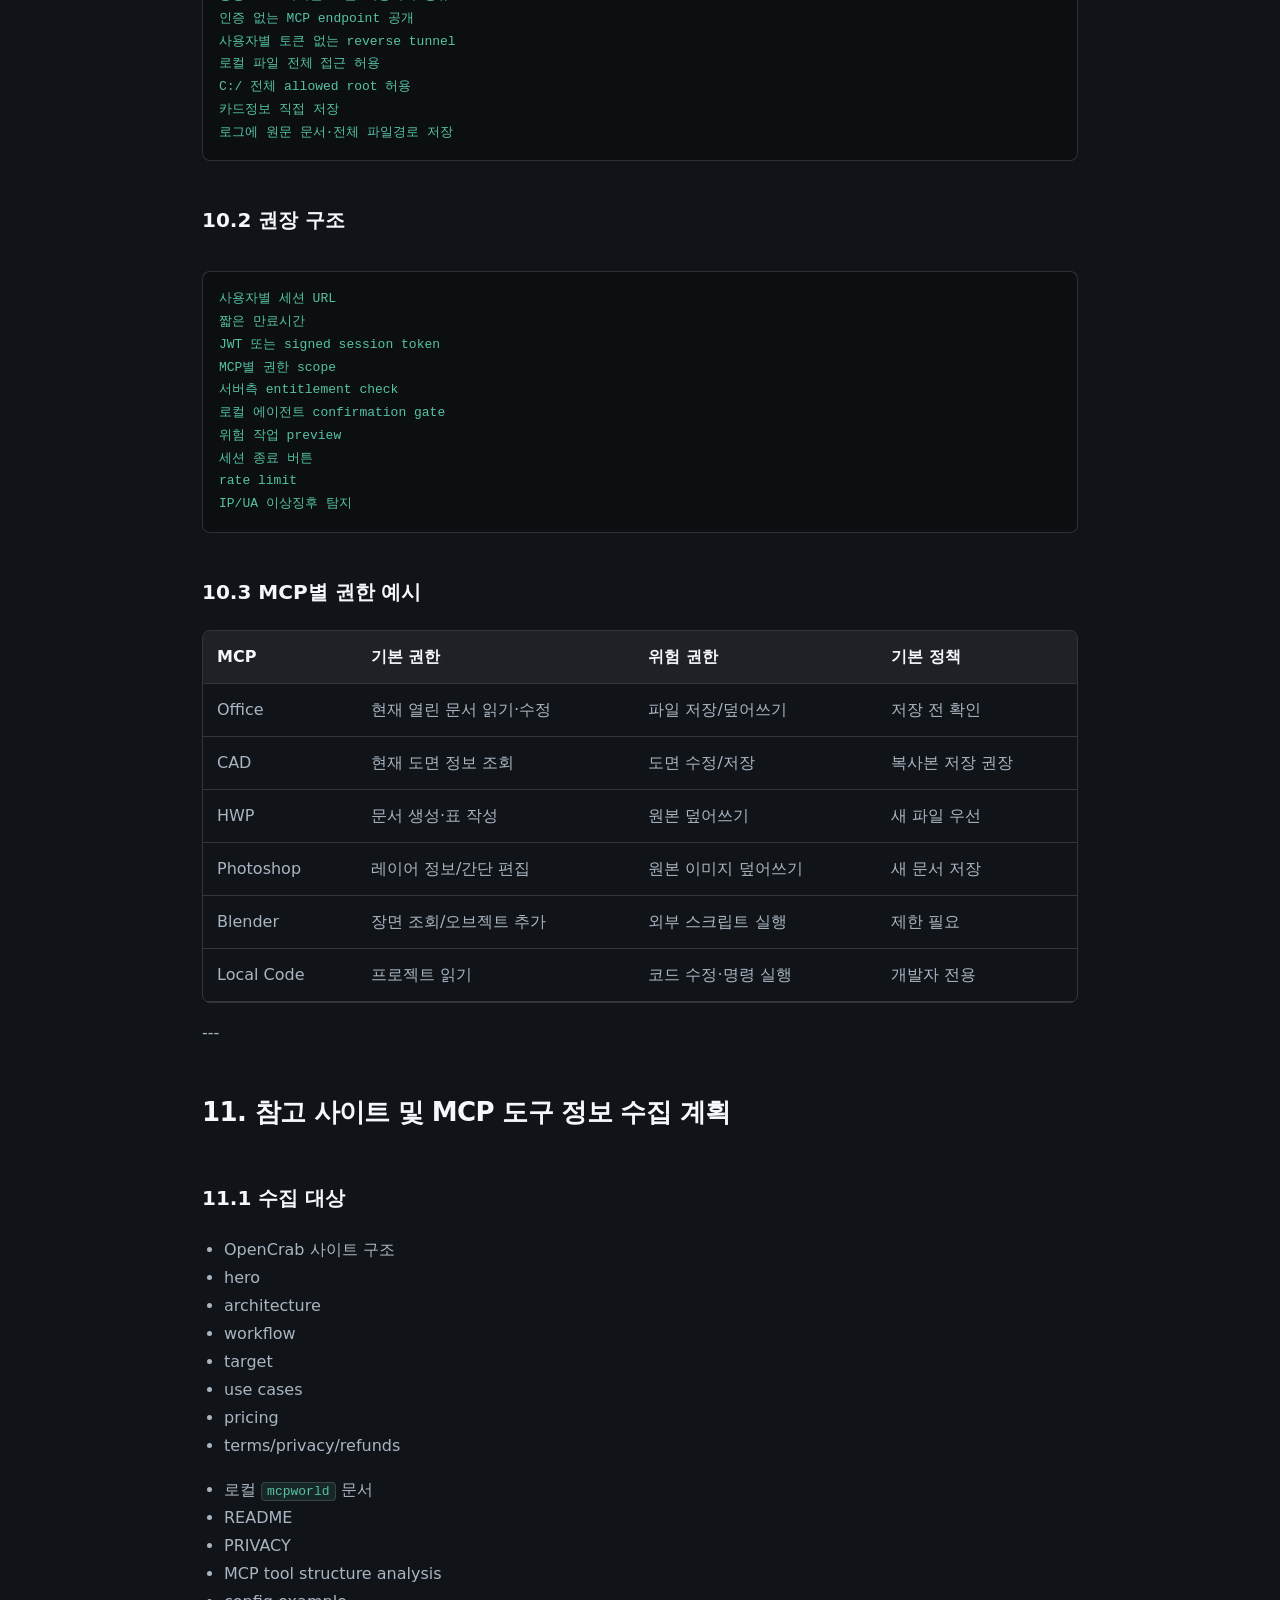
<file: docs/MCP_SaaS_Webpage_Concept_Plan.html>
<!doctype html>
<html lang="ko">
<head>
  <meta charset="utf-8">
  <meta name="viewport" content="width=device-width, initial-scale=1">
  <title>MCP World SaaS 샘플 웹페이지 제작 계획 | MCP World</title>
  <link rel="stylesheet" href="../styles.css">
</head>
<body class="doc-page">
  <header class="site-header">
    <nav class="nav" aria-label="문서 메뉴">
      <a class="brand" href="../index.html" aria-label="MCP World 홈">
        <span class="brand-mark">MW</span>
        <span>MCP World</span>
      </a>
      <div class="nav-actions">
        <a class="btn btn-ghost" href="../index.html">홈</a>
        <a class="btn btn-secondary" href="../dashboard.html">대시보드</a>
      </div>
    </nav>
  </header>
  <main class="section doc-shell">
    <article class="doc-content">
      <h1>MCP World SaaS 샘플 웹페이지 제작 계획</h1>
<p>작성일: 2026-06-18 KST 대상 폴더: <code>C:/Users/USER/Desktop/MCP 폴더/main</code> 참고 로컬 소스: <code>C:/scratch/mcpworld</code> 현재 작업 상태: <code>planning_required</code></p>
<p>&gt; 이 문서는 실제 웹페이지 제작 전에 사용할 기획서입니다. 아직 결제 연동, 개인정보 처리방침 확정, 서버 배포는 수행하지 않았습니다.</p>
<p>---</p>
<h2>1. 프로젝트 컨셉</h2>
<h3>1.1 서비스 한 줄 정의</h3>
<p>ChatGPT 웹브라우저에서 사용자의 로컬 PC에 있는 CAD, PowerPoint, Excel, HWP, Photoshop, Blender 같은 MCP 도구를 안전하게 연결해 주는 로컬 MCP 게이트웨이 SaaS.</p>
<h3>1.2 사용자 문제</h3>
<p>기존 사용자는 다음 문제를 겪는다.</p>
<ul><li>CAD, PPT, Excel, HWP, Photoshop 같은 로컬 프로그램을 AI와 연결하려면 MCP 서버, 포트, 터널, 커넥터 설정을 직접 관리해야 한다.</li><li>ChatGPT 웹은 사용자의 <code>127.0.0.1</code> 로컬 주소에 직접 접근할 수 없다.</li><li>로컬 파일이나 도면을 매번 업로드하고 긴 문맥으로 설명하면 토큰 부담이 커지고, 요금제 변경 압박이 생긴다.</li><li>프로그램별 MCP 서버를 각각 켜고 끄는 과정이 초보자에게 어렵다.</li><li>공개 URL을 잘못 열면 로컬 프로그램과 파일이 외부에 노출될 수 있다.</li></ul>
<h3>1.3 제안 가치</h3>
<p>이 서비스는 사용자가 복잡한 터미널 명령을 몰라도 다음 흐름으로 로컬 MCP를 사용할 수 있게 만든다.</p>
<pre><code>사용자 회원가입
  -&gt; Windows 로컬 에이전트 설치
  -&gt; 로컬 프로그램 실행
  -&gt; MCP World 또는 경량 Agent가 MCP 서버 실행
  -&gt; 사용자별 보안 터널 생성
  -&gt; ChatGPT 커넥터 URL 발급
  -&gt; ChatGPT 웹에서 CAD/PPT/Excel/HWP/Photoshop 작업</code></pre>
<h3>1.4 중요한 표현 주의</h3>
<p>마케팅 문구에서 “토큰이 안 든다”라고 단정하면 안 된다. ChatGPT 사용량과 토큰 정책은 OpenAI/ChatGPT 요금제에 의해 결정된다. 안전한 표현은 다음과 같다.</p>
<pre><code>긴 파일 설명과 반복 업로드를 줄이고, 로컬 프로그램 상태를 직접 MCP로 확인해 작업 흐름을 단축합니다.</code></pre>
<p>또는</p>
<pre><code>브라우저에서 로컬 MCP를 쉽게 연결해 CAD·PPT 작업을 더 적은 반복 설명으로 진행할 수 있게 돕습니다.</code></pre>
<p>---</p>
<h2>2. OpenCrab 사이트에서 참고할 구조</h2>
<p>OpenCrab 사이트는 다음 구조를 참고 대상으로 삼는다.</p>
<ul><li>Hero 섹션: 서비스 정체성, 핵심 키워드, CTA</li><li>Architecture 섹션: 제품 흐름을 한눈에 보여주는 구조도</li><li>Workflow 섹션: 사용자가 따라갈 단계별 흐름</li><li>Target 섹션: 주요 사용자군 구분</li><li>Use cases 섹션: 실제 사용 사례 나열</li><li>Pricing 섹션: Free / Pro / Expert 식의 단순 요금제</li><li>Policy 섹션: 약관, 개인정보 처리방침, 환불 정책</li></ul>
<p>이 사이트와 비슷한 정보 구조를 사용하되, 본 서비스는 OpenCrab의 지식팩/Graph RAG 방향이 아니라 “로컬 MCP 연결과 프로그램 제어”를 중심에 둔다.</p>
<p>---</p>
<h2>3. 차별화 포지션</h2>
<h3>3.1 OpenCrab과의 차이</h3>
<div class="doc-table-wrap"><table><tr><th>구분</th><th>OpenCrab 참고 구조</th><th>MCP World SaaS 방향</th></tr><tr><td>핵심 가치</td><td>문서 지식화, 팩, 검색·질의</td><td>로컬 프로그램 -&gt; MCP -&gt; ChatGPT 웹 연결</td></tr><tr><td>주요 사용자</td><td>연구자, 도메인 전문가, AI 빌더</td><td>CAD/PPT/Excel/HWP/Photoshop 실무자</td></tr><tr><td>주요 산출물</td><td>지식팩, 그래프, 근거 기반 답변</td><td>로컬 도구 연결 세션, 작업 결과 파일</td></tr><tr><td>핵심 기술</td><td>문서 구조화, 팩, 질의</td><td>local agent, reverse tunnel, connector, permission gate</td></tr><tr><td>보안 초점</td><td>업로드 문서와 지식 데이터 격리</td><td>사용자의 로컬 앱·파일 접근 제한과 터널 보안</td></tr></table></div>
<h3>3.2 웹페이지 대표 문구</h3>
<pre><code>ChatGPT 웹에서 로컬 CAD와 PowerPoint를 바로 연결하세요.</code></pre>
<pre><code>복잡한 터널, 포트, MCP 서버 실행을 한 번의 대시보드로 관리합니다.</code></pre>
<pre><code>파일을 계속 업로드하지 않고, 열려 있는 로컬 프로그램을 MCP로 안전하게 제어합니다.</code></pre>
<pre><code>CAD·PPT 실무자를 위한 브라우저 기반 로컬 MCP 게이트웨이.</code></pre>
<p>---</p>
<h2>4. 대상 MCP 프로그램 분류</h2>
<p><code>C:/scratch/mcpworld</code> README와 문서 기준으로 샘플 사이트에 노출할 MCP 카테고리는 다음과 같다.</p>
<h3>4.1 1차 공개 대상</h3>
<ul><li>Office MCP</li><li>PowerPoint 슬라이드 제작·수정</li><li>Excel 워크북 수정·서식 유지</li><li>발표자료 노트, 애니메이션, 번역 보조</li></ul>
<ul><li>CAD MCP</li><li>AutoCAD, GstarCAD, ZWCAD 계열 도면 제어</li><li>현재 열린 도면 확인</li><li>레벨값, 치수, 텍스트, 레이어 기반 작업</li></ul>
<ul><li>HWP MCP</li><li>한글 문서 생성·수정</li><li>표, 문단, 양식 문서 자동화</li></ul>
<ul><li>Photoshop MCP</li><li>레이어, 문서, 이미지 편집 보조</li><li>배경, 선택 영역, 간단 합성 작업</li></ul>
<ul><li>Blender MCP</li><li>3D 장면 생성·수정·렌더 보조</li><li>모델 배치와 시각화</li></ul>
<h3>4.2 2차 확장 대상</h3>
<ul><li>Local Code MCP</li><li>프로젝트 폴더 읽기·수정·패치 검증</li><li>개발자용 요금제 또는 운영자 도구로 분리 권장</li></ul>
<ul><li>CLIP/sidecar 계열</li><li>이미지·도면·문서 시각 검색 보조</li></ul>
<ul><li>Flow API, 법령, 통계, 건축 데이터 MCP</li><li>도메인별 부가 기능으로 별도 확장 기능 영역에서 노출 가능</li></ul>
<p>---</p>
<h2>5. 샘플 웹페이지 정보구조</h2>
<p>대상 폴더 <code>main</code>에는 아래 구조로 샘플 웹페이지를 만들면 좋다.</p>
<pre><code>main/
  index.html
  styles.css
  app.js
  assets/
    logo.svg
    hero-architecture.svg
  docs/
    service-plan.md
    privacy-checklist.md
    payment-checklist.md
    mcp-tool-map.md</code></pre>
<p>정적 HTML 샘플을 먼저 만들고, 이후 Next.js 또는 SvelteKit으로 옮긴다.</p>
<h3>5.1 index.html 섹션 구성</h3>
<ul><li>Navigation</li><li>로고</li><li>Features</li><li>Workflow</li><li>MCP Tools</li><li>Pricing</li><li>Security</li><li>Guide</li><li>Sign in / Start</li></ul>
<ul><li>Hero</li><li>메인 카피</li><li>서브 카피</li><li>CTA 버튼: “Start local MCP”, “View guide”</li><li>오른쪽: MCP 연결 흐름 다이어그램</li></ul>
<ul><li>Problem</li><li>ChatGPT 웹은 로컬 주소에 직접 접근할 수 없음</li><li>프로그램별 MCP 서버 실행이 어려움</li><li>파일 반복 업로드와 긴 설명이 번거로움</li></ul>
<ul><li>Architecture</li><li>Browser</li><li>SaaS Control Plane</li><li>Per-user Secure Tunnel</li><li>Local MCP Agent</li><li>Local Apps</li></ul>
<ul><li>Tool Cards</li><li>PowerPoint</li><li>Excel</li><li>CAD</li><li>HWP</li><li>Photoshop</li><li>Blender</li></ul>
<ul><li>Workflow</li><li>Install</li><li>Connect</li><li>Authorize</li><li>Work in ChatGPT</li><li>Stop tunnel</li></ul>
<ul><li>Security</li><li>사용자별 터널</li><li>세션 만료</li><li>명령 권한 제한</li><li>로컬 파일 직접 업로드 최소화</li><li>로그 마스킹</li><li>결제정보 직접 저장 금지</li></ul>
<ul><li>Pricing</li><li>Free</li><li>Pro</li><li>Studio</li><li>Team 또는 Expert</li></ul>
<ul><li>Policies</li><li>Terms</li><li>Privacy</li><li>Refunds</li><li>Security</li></ul>
<ul><li>Footer</li><li>Contact</li><li>사업자 정보</li><li>정책 링크</li></ul>
<p>---</p>
<h2>6. 권장 서비스 아키텍처</h2>
<h3>6.1 최소 MVP 구조</h3>
<pre><code>ChatGPT Web Connector
  -&gt; https://your-domain.com/u/{user}/mcp/{tool}
  -&gt; SaaS Auth Gateway
  -&gt; User Session Router
  -&gt; VPS Reverse Tunnel Endpoint
  -&gt; User Local Agent
  -&gt; Local MCP Server
  -&gt; Local Application</code></pre>
<h3>6.2 구성 요소</h3>
<ul><li>Web Frontend</li><li>landing page</li><li>dashboard</li><li>login/signup</li><li>billing portal</li><li>connector URL 발급 화면</li></ul>
<ul><li>Control Plane API</li><li>사용자 인증</li><li>구독 권한 확인</li><li>세션 발급</li><li>터널 상태 확인</li><li>MCP별 권한 정책 제공</li></ul>
<ul><li>Local Agent</li><li>Windows 전용 1차 버전</li><li>MCP World와 통합 또는 MCP World 경량화 버전</li><li>사용자의 로컬 MCP 서버 시작·중지</li><li>사용자별 세션 토큰으로 VPS에 outbound 연결</li><li>서버와 터널 상태 표시</li></ul>
<ul><li>VPS Relay</li><li>nginx 또는 Caddy reverse proxy</li><li>per-user route</li><li>auth middleware</li><li>rate limit</li><li>request log redaction</li><li>tunnel timeout</li></ul>
<ul><li>Billing System</li><li>Paddle, Toss Payments, Stripe 중 선택</li><li>hosted checkout 사용</li><li>카드번호 직접 저장 금지</li><li>웹훅으로 구독 상태만 저장</li></ul>
<ul><li>Admin Console</li><li>사용자 상태</li><li>결제 상태</li><li>터널 상태</li><li>abuse 탐지</li><li>계정 정지</li><li>환불 처리 링크</li></ul>
<p>---</p>
<h2>7. 개인정보 보호 설계</h2>
<h3>7.1 기본 원칙</h3>
<ul><li>카드번호, CVC, 전체 결제 민감정보를 직접 저장하지 않는다.</li><li>사용자의 로컬 파일 내용은 기본적으로 서버에 저장하지 않는다.</li><li>로그에는 파일 내용, 전체 경로, 원문 문서 내용, 공개 URL 토큰을 남기지 않는다.</li><li>사용자가 명시적으로 요청한 경우에만 파일 업로드 또는 원격 처리를 허용한다.</li><li>사용자별 터널과 MCP 접근 권한을 분리한다.</li><li>모든 세션은 만료 시간을 둔다.</li><li>연결 종료 버튼을 웹과 로컬 에이전트 양쪽에 둔다.</li><li>약관, 개인정보 처리방침, 환불 정책을 결제 전에 노출한다.</li></ul>
<h3>7.2 수집 정보 최소화</h3>
<div class="doc-table-wrap"><table><tr><th>구분</th><th>수집 가능</th><th>저장 여부</th><th>비고</th></tr><tr><td>계정 이메일</td><td>가능</td><td>저장</td><td>로그인·결제 식별</td></tr><tr><td>결제 customer id</td><td>가능</td><td>저장</td><td>PG 식별자만 저장</td></tr><tr><td>구독 상태</td><td>가능</td><td>저장</td><td>active, canceled 등</td></tr><tr><td>로컬 MCP 상태</td><td>가능</td><td>짧게 저장</td><td>online/offline 정도</td></tr><tr><td>로컬 파일 경로</td><td>원칙적 비저장</td><td>가능하면 마스킹</td><td>전체 경로 노출 금지</td></tr><tr><td>문서 내용</td><td>기본 비저장</td><td>사용자가 업로드할 때만</td><td>별도 동의 필요</td></tr><tr><td>요청 로그</td><td>제한 저장</td><td>마스킹 필수</td><td>토큰, 키, 경로 제거</td></tr></table></div>
<h3>7.3 사용자 권리 처리</h3>
<p>대시보드에 다음 기능을 둔다.</p>
<ul><li>계정 삭제 요청</li><li>결제 포털 이동</li><li>연결된 로컬 에이전트 해제</li><li>세션 전체 만료</li><li>로그 삭제 요청 또는 보관기간 안내</li><li>개인정보 열람·정정·삭제·처리정지 요청 이메일</li></ul>
<h3>7.4 개인정보 처리방침에 들어갈 항목</h3>
<ul><li>개인정보처리자 정보</li><li>수집 항목</li><li>처리 목적</li><li>보유·이용 기간</li><li>제3자 제공 여부</li><li>처리 위탁 업체</li><li>국외 이전 여부</li><li>파기 절차</li><li>정보주체 권리</li><li>쿠키·로그 수집</li><li>안전성 확보 조치</li><li>문의처</li><li>변경 고지 방식</li></ul>
<p>---</p>
<h2>8. 결제 시스템 계획</h2>
<h3>8.1 결제 방식</h3>
<p>초기에는 직접 카드정보를 다루지 않는 hosted checkout 방식이 가장 안전하다.</p>
<p>권장 선택지:</p>
<ul><li>Paddle</li><li>Merchant of Record 구조가 장점</li><li>글로벌 SaaS 구독에 적합</li><li>해외 SaaS형 요금제 운영 참고에 적합</li></ul>
<ul><li>Toss Payments</li><li>국내 사용자 대상 결제 UX에 유리</li><li>카드, 계좌, 간편결제 대응</li><li>한국 사업자·정산·세금계산서 흐름 검토 필요</li></ul>
<ul><li>Stripe</li><li>글로벌 SaaS에 적합</li><li>한국 사업자 지원 범위와 정산 구조는 최신 확인 필요</li></ul>
<h3>8.2 저장할 결제 데이터</h3>
<p>서버 DB에는 아래만 저장한다.</p>
<pre><code>user_id
plan_id
billing_provider
provider_customer_id
provider_subscription_id
subscription_status
current_period_start
current_period_end
cancel_at_period_end
last_webhook_event_id</code></pre>
<p>저장하지 말아야 할 것:</p>
<pre><code>card_number
cvc
full billing address unless required
raw payment credential
checkout session secret</code></pre>
<h3>8.3 웹훅 보안</h3>
<ul><li>결제사 웹훅 서명 검증</li><li>event id 멱등 처리</li><li>성공·실패 이벤트 모두 기록</li><li>구독 상태 변경 후 entitlement 테이블 갱신</li><li>webhook raw body는 필요 최소 기간만 보관</li><li>결제 실패 시 grace period 정책 명시</li></ul>
<h3>8.4 환불 정책 초안</h3>
<ul><li>결제 후 7일 이내 환불 요청 가능</li><li>단, 유료 기능이 실질적으로 사용되어 로컬 MCP 세션, 파일 처리, AI 분석, 외부 연동이 시작된 경우 환불 제한 가능</li><li>중복 결제, 명백한 결제 오류, 회사 귀책 장기 장애는 우선 환불 검토</li><li>구독 취소는 다음 결제일부터 적용</li><li>강행 법규와 충돌하면 법규 우선</li></ul>
<p>---</p>
<h2>9. 요금제 초안</h2>
<h3>9.1 Free</h3>
<p>목적: 체험과 설치 검증</p>
<p>기능:</p>
<ul><li>공개 가이드 열람</li><li>로컬 에이전트 설치</li><li>연결 상태 테스트</li><li>1개 MCP까지 짧은 세션</li><li>커뮤니티 지원</li></ul>
<p>제한:</p>
<ul><li>세션 시간 제한</li><li>동시 MCP 제한</li><li>고위험 MCP 제한 가능</li></ul>
<h3>9.2 Pro</h3>
<p>목적: 개인 실무자</p>
<p>기능:</p>
<ul><li>PowerPoint, Excel, HWP, CAD 기본 연결</li><li>사용자별 보안 터널</li><li>대시보드 세션 관리</li><li>커넥터 URL 발급</li><li>기본 로그 마스킹</li></ul>
<p>추천 사용자:</p>
<ul><li>PPT 제작자</li><li>CAD 도면 검토자</li><li>한글 문서 작업자</li></ul>
<h3>9.3 Studio</h3>
<p>목적: 고급 크리에이터와 설계·문서 작업자</p>
<p>기능:</p>
<ul><li>Pro 전체</li><li>Photoshop, Blender 연결</li><li>여러 MCP 동시 세션</li><li>긴 세션 시간</li><li>우선 지원</li></ul>
<h3>9.4 Team 또는 Expert</h3>
<p>목적: 사무실·팀 단위</p>
<p>기능:</p>
<ul><li>팀 멤버 관리</li><li>중앙 결제</li><li>세션 감사 로그</li><li>MCP별 권한 정책</li><li>전용 서브도메인 또는 전용 relay</li><li>온보딩 지원</li></ul>
<p>---</p>
<h2>10. 보안 정책</h2>
<h3>10.1 절대 금지 구조</h3>
<p>아래 구조는 피한다.</p>
<pre><code>공용 URL 하나를 모든 사용자가 공유
인증 없는 MCP endpoint 공개
사용자별 토큰 없는 reverse tunnel
로컬 파일 전체 접근 허용
C:/ 전체 allowed root 허용
카드정보 직접 저장
로그에 원문 문서·전체 파일경로 저장</code></pre>
<h3>10.2 권장 구조</h3>
<pre><code>사용자별 세션 URL
짧은 만료시간
JWT 또는 signed session token
MCP별 권한 scope
서버측 entitlement check
로컬 에이전트 confirmation gate
위험 작업 preview
세션 종료 버튼
rate limit
IP/UA 이상징후 탐지</code></pre>
<h3>10.3 MCP별 권한 예시</h3>
<div class="doc-table-wrap"><table><tr><th>MCP</th><th>기본 권한</th><th>위험 권한</th><th>기본 정책</th></tr><tr><td>Office</td><td>현재 열린 문서 읽기·수정</td><td>파일 저장/덮어쓰기</td><td>저장 전 확인</td></tr><tr><td>CAD</td><td>현재 도면 정보 조회</td><td>도면 수정/저장</td><td>복사본 저장 권장</td></tr><tr><td>HWP</td><td>문서 생성·표 작성</td><td>원본 덮어쓰기</td><td>새 파일 우선</td></tr><tr><td>Photoshop</td><td>레이어 정보/간단 편집</td><td>원본 이미지 덮어쓰기</td><td>새 문서 저장</td></tr><tr><td>Blender</td><td>장면 조회/오브젝트 추가</td><td>외부 스크립트 실행</td><td>제한 필요</td></tr><tr><td>Local Code</td><td>프로젝트 읽기</td><td>코드 수정·명령 실행</td><td>개발자 전용</td></tr></table></div>
<p>---</p>
<h2>11. 참고 사이트 및 MCP 도구 정보 수집 계획</h2>
<h3>11.1 수집 대상</h3>
<ul><li>OpenCrab 사이트 구조</li><li>hero</li><li>architecture</li><li>workflow</li><li>target</li><li>use cases</li><li>pricing</li><li>terms/privacy/refunds</li></ul>
<ul><li>로컬 <code>mcpworld</code> 문서</li><li>README</li><li>PRIVACY</li><li>MCP tool structure analysis</li><li>config.example</li><li>docs changelog</li></ul>
<ul><li>MCP별 사용 시나리오</li><li>CAD level plan correction</li><li>PPT production review</li><li>price survey table</li><li>HWP document automation</li><li>Photoshop editing</li><li>Blender current scene editing</li></ul>
<h3>11.2 도구 분류안</h3>
<pre><code>tools/
  office-ppt
  office-excel
  cad-drawing
  hwp-document
  photoshop-design
  blender-visualization
  local-code-dev</code></pre>
<p>각 도구 문서에는 다음 파일을 둔다.</p>
<pre><code>README.md
capabilities.md
security-scope.md
sample-prompts.md
pricing-fit.md
privacy-risk.md</code></pre>
<h3>11.3 OpenCrab 관련 범위</h3>
<p>OpenCrab은 사이트 구조와 정책 페이지 배치 방식을 참고하는 대상으로만 사용한다. 본 SaaS 프로그램의 제공 MCP 목록에는 포함하지 않는다.</p>
<p>현재는 <code>planning_required</code> 상태다.</p>
<p>---</p>
<h2>12. 기술 스택 제안</h2>
<h3>12.1 MVP 정적 사이트</h3>
<pre><code>HTML
CSS
Vanilla JS</code></pre>
<p>장점:</p>
<ul><li>빠르게 시안 제작 가능</li><li>배포 쉬움</li><li>디자인 방향 검증에 적합</li></ul>
<h3>12.2 SaaS 실제 구현</h3>
<pre><code>Frontend: Next.js 또는 SvelteKit
Backend: FastAPI 또는 NestJS
DB: PostgreSQL / Supabase
Auth: Supabase Auth, Auth.js, Clerk 중 선택
Billing: Paddle/Toss/Stripe hosted checkout
Relay: nginx/Caddy + per-user tunnel broker
Local Agent: Python 또는 Tauri Windows app
Monitoring: Sentry + structured logs</code></pre>
<h3>12.3 로컬 에이전트 구현 방향</h3>
<p>1차는 기존 MCP World를 기반으로 한다.</p>
<p>개선 방향:</p>
<pre><code>mcpworld.pyw를 그대로 웹 SaaS에 붙이지 말고,
Local Agent 기능을 분리한다.</code></pre>
<p>분리할 모듈:</p>
<pre><code>config_manager
process_manager
tunnel_manager
mcp_service_manager
permission_gate
health_reporter</code></pre>
<p>---</p>
<h2>13. MVP 제작 순서</h2>
<h3>13.1 1단계: 정적 랜딩 페이지</h3>
<p>대상 파일:</p>
<pre><code>index.html
styles.css
app.js</code></pre>
<p>구현 내용:</p>
<ul><li>OpenCrab 느낌의 dark/light 대응 레이아웃</li><li>Hero + architecture diagram</li><li>MCP tool cards</li><li>workflow timeline</li><li>pricing cards</li><li>security checklist</li><li>footer policy links</li></ul>
<h3>13.2 2단계: 문서 페이지</h3>
<pre><code>/docs/privacy-checklist.md
/docs/payment-checklist.md
/docs/mcp-tool-map.md
/docs/local-agent-guide.md</code></pre>
<h3>13.3 3단계: 대시보드 목업</h3>
<pre><code>dashboard.html</code></pre>
<p>포함 요소:</p>
<ul><li>로그인 사용자 표시</li><li>구독 상태</li><li>로컬 에이전트 온라인/오프라인</li><li>MCP별 상태등</li><li>커넥터 URL 복사 버튼</li><li>세션 종료 버튼</li></ul>
<h3>13.4 4단계: 실제 SaaS 전환</h3>
<ul><li>Auth 붙이기</li><li>DB schema 작성</li><li>결제 checkout 붙이기</li><li>webhook으로 entitlement 갱신</li><li>local agent pairing flow 제작</li><li>tunnel broker 개발</li><li>per-user MCP route 발급</li><li>보안 테스트</li></ul>
<p>---</p>
<h2>14. DB 초안</h2>
<pre><code>users
  id
  email
  created_at

subscriptions
  id
  user_id
  provider
  provider_customer_id
  provider_subscription_id
  plan_id
  status
  current_period_end

local_agents
  id
  user_id
  device_name
  device_fingerprint_hash
  last_seen_at
  revoked_at

mcp_sessions
  id
  user_id
  agent_id
  tool_id
  public_route_hash
  token_hash
  status
  expires_at
  created_at
  ended_at

mcp_tools
  id
  name
  category
  risk_level
  default_enabled

usage_events
  id
  user_id
  session_id
  event_type
  metadata_redacted
  created_at</code></pre>
<p>---</p>
<h2>15. 약관 초안 방향</h2>
<h3>15.1 서비스 약관 핵심 조항</h3>
<ul><li>서비스 정의</li><li>로컬 에이전트와 MCP 연결의 위험 고지</li><li>사용자의 로컬 프로그램·파일 백업 책임</li><li>금지 행위</li><li>구독 결제와 자동갱신</li><li>환불 기준</li><li>서비스 중단과 제한</li><li>지식재산권</li><li>면책과 책임 제한</li><li>준거법과 분쟁 해결</li><li>문의처</li></ul>
<h3>15.2 반드시 넣을 고지</h3>
<pre><code>이 서비스는 사용자의 로컬 프로그램을 MCP를 통해 제어할 수 있습니다.
AI 명령은 예상과 다르게 동작할 수 있으므로, 중요한 파일은 반드시 복사본으로 작업해야 합니다.</code></pre>
<pre><code>사용자는 본인이 접근 권한을 가진 파일과 프로그램만 연결해야 합니다.</code></pre>
<pre><code>회사는 사용자가 연결한 로컬 프로그램, 제3자 소프트웨어, AI 모델의 결과 정확성을 보장하지 않습니다.</code></pre>
<p>---</p>
<h2>16. 개인정보·결제 체크리스트</h2>
<h3>16.1 공개 전 필수</h3>
<ul><li>[ ] 개인정보 처리방침 작성</li><li>[ ] 서비스 약관 작성</li><li>[ ] 환불 정책 작성</li><li>[ ] 사업자 정보 표시</li><li>[ ] 결제 전 요금·자동갱신·환불 조건 표시</li><li>[ ] 결제 PG 약관 연결</li><li>[ ] 위탁 업체 목록 작성</li><li>[ ] 국외 이전 여부 확인</li><li>[ ] 로그 보관기간 결정</li><li>[ ] 계정 삭제 요청 절차 마련</li></ul>
<h3>16.2 보안 필수</h3>
<ul><li>[ ] HTTPS 강제</li><li>[ ] 사용자별 tunnel route</li><li>[ ] session token 만료</li><li>[ ] webhook signature 검증</li><li>[ ] rate limit</li><li>[ ] audit log redaction</li><li>[ ] 관리자 2FA</li><li>[ ] secret manager 사용</li><li>[ ] config.json 공개 금지</li><li>[ ] nginx 설정 공개 금지</li><li>[ ] 공개 레포 privacy scan</li></ul>
<p>---</p>
<h2>17. 샘플 사이트 첫 화면 문안</h2>
<h3>Hero title</h3>
<pre><code>ChatGPT 웹에서 로컬 CAD와 PowerPoint를 연결하세요.</code></pre>
<h3>Hero subtitle</h3>
<pre><code>MCP World는 복잡한 서버 실행, 포트, 터널, 커넥터 설정을 한곳에서 관리해 CAD·PPT·Excel·HWP 실무자가 브라우저에서 로컬 MCP를 쉽게 사용할 수 있게 돕습니다.</code></pre>
<h3>CTA</h3>
<pre><code>Start local MCP
View setup guide</code></pre>
<h3>Architecture caption</h3>
<pre><code>ChatGPT -&gt; SaaS Gateway -&gt; Secure Tunnel -&gt; Local MCP -&gt; CAD / Office / HWP / Photoshop</code></pre>
<h3>Security headline</h3>
<pre><code>공개 URL이 아니라 사용자별 세션으로 연결합니다.</code></pre>
<h3>Security body</h3>
<pre><code>각 MCP 연결은 사용자 계정, 구독 권한, 세션 만료, 로컬 승인 절차를 통과해야 합니다. 작업이 끝나면 터널을 즉시 종료할 수 있습니다.</code></pre>
<p>---</p>
<h2>18. 바로 다음 작업 제안</h2>
<p>아래 순서로 진행한다.</p>
<ul><li><code>index.html</code>, <code>styles.css</code>, <code>app.js</code> 정적 랜딩 페이지 생성</li><li>OpenCrab과 유사한 섹션 배치 적용</li><li>MCP World 컨셉에 맞게 문구 전면 수정</li><li><code>/docs</code>에 개인정보·결제·보안 체크리스트 문서 생성</li><li>대시보드 목업 추가</li><li>실제 결제·인증·터널 기능은 별도 브랜치 또는 별도 프로젝트로 구현</li></ul>
<p>---</p>
<h2>19. 현 시점 결론</h2>
<p>샘플 웹페이지는 단순한 “MCP 모음 사이트”가 아니라 “ChatGPT 웹브라우저에서 로컬 MCP를 안전하게 쓰게 해주는 SaaS 게이트웨이”로 잡아야 한다.</p>
<p>가장 중요한 설계 원칙은 다음이다.</p>
<pre><code>1. 로컬 MCP endpoint를 인증 없이 공개하지 않는다.
2. 사용자별 세션과 구독 권한으로 라우팅한다.
3. 결제 정보는 직접 저장하지 않는다.
4. 로컬 파일 내용과 경로는 최소 수집·마스킹한다.
5. CAD/PPT/HWP 같은 원본 파일 수정은 항상 복사본 저장과 사용자 확인을 우선한다.</code></pre>
<p>이 원칙을 지키면 OpenCrab과 비슷한 SaaS 정보 구조를 참고하면서도, 본 서비스만의 핵심 차별점인 “브라우저 기반 로컬 MCP 연결”을 명확하게 보여줄 수 있다.</p>
<p>---</p>
<h2>20. 약관·동의 UI 추가 반영 사항</h2>
<p>오픈소스 검토 결과와 국내 법령 점검 결과를 반영해 <code>docs</code> 폴더에 정책 문서를 추가한다.</p>
<p>추가 문서:</p>
<pre><code>docs/privacy-policy-outline.md
docs/terms-and-policy-map.md
docs/business-disclosure.md
docs/consent-ui-plan.md
docs/local-agent-risk-notice.md
docs/data-retention-and-processing.md</code></pre>
<p>핵심 반영 방향:</p>
<ul><li>사업자 정보 고지 문서를 별도로 둔다.</li><li>처리방침 필수 항목을 체크리스트화한다.</li><li>로그인, 결제, 로컬 에이전트, 자동 수집 정보를 항목별로 분리한다.</li><li>필수 동의와 선택 동의를 분리한다.</li><li>쿠키 설정 범주를 나눈다.</li><li>로컬 에이전트 설치 전 별도 고지 화면을 둔다.</li><li>자동 판단 사용 여부는 조건부 고지 항목으로 관리한다.</li><li>회사 책임을 전부 배제하는 표현은 사용하지 않는다.</li></ul>
    </article>
  </main>
</body>
</html>
</file>
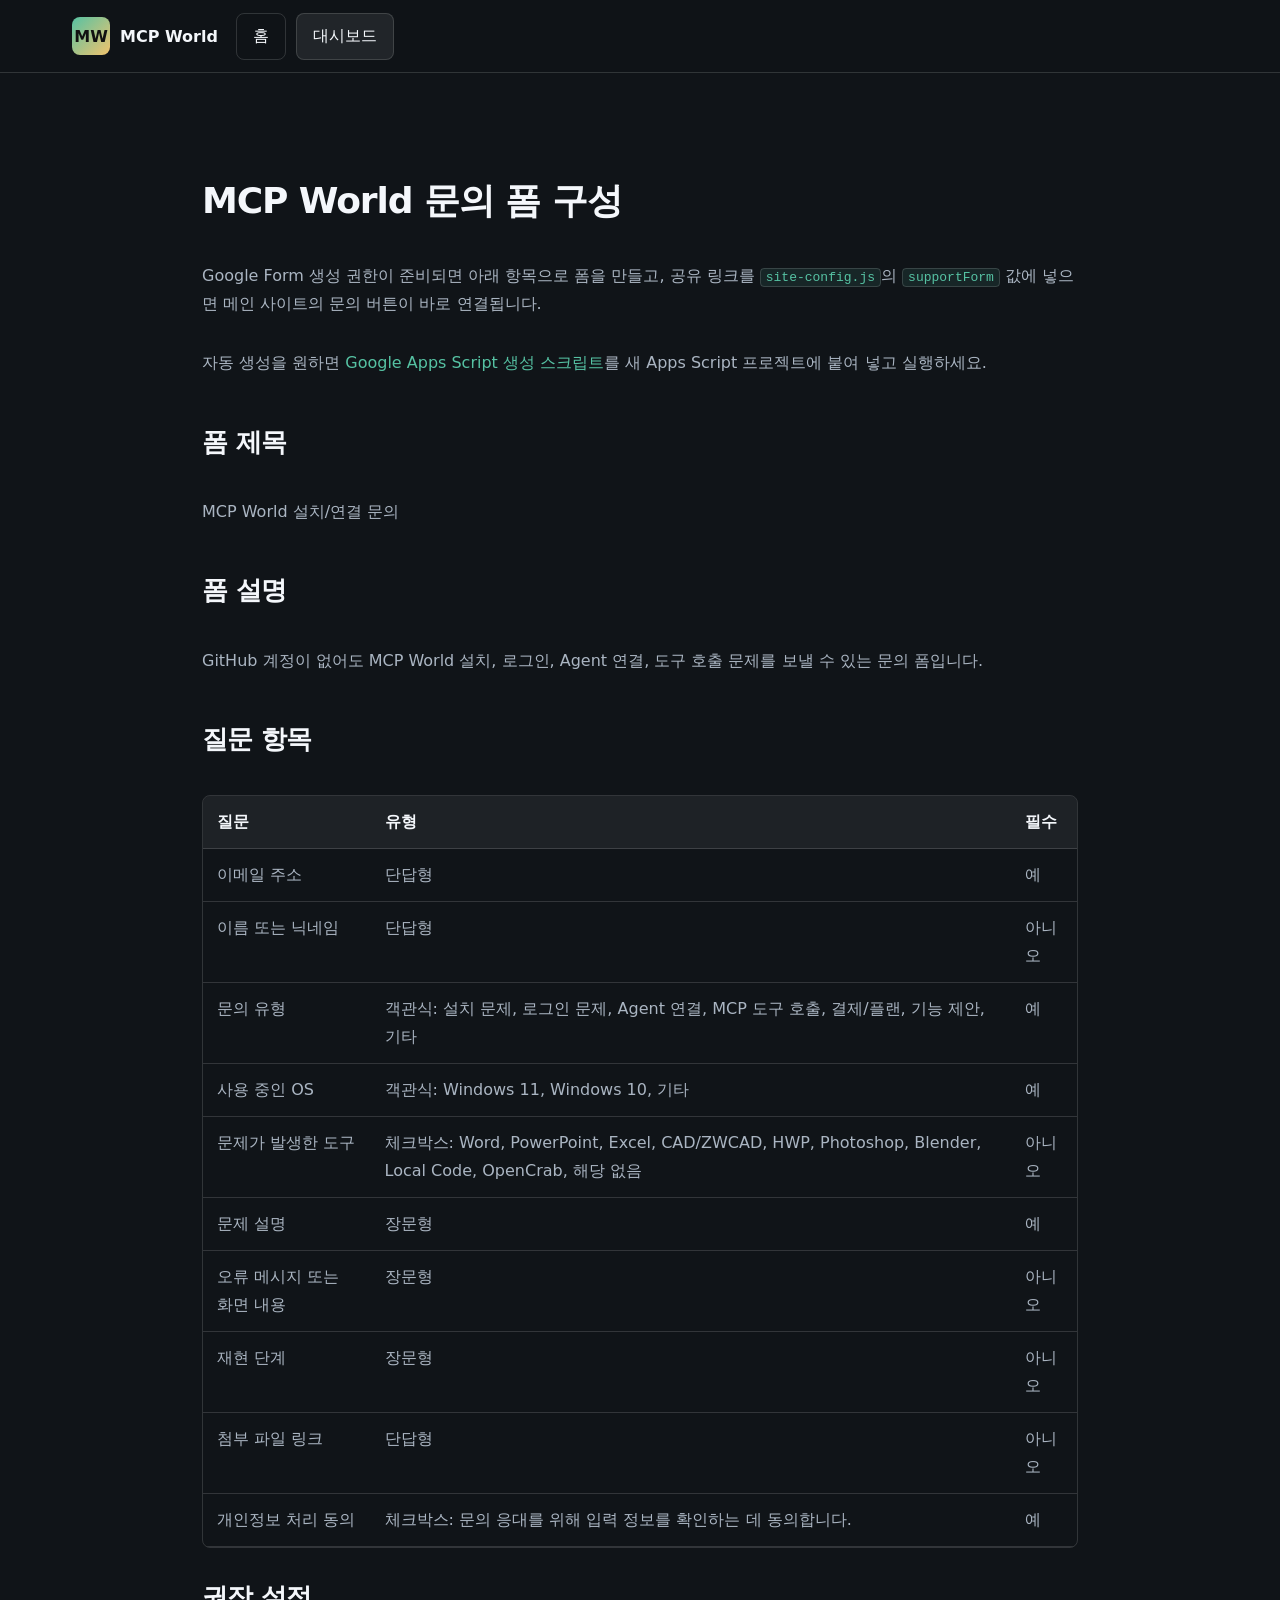
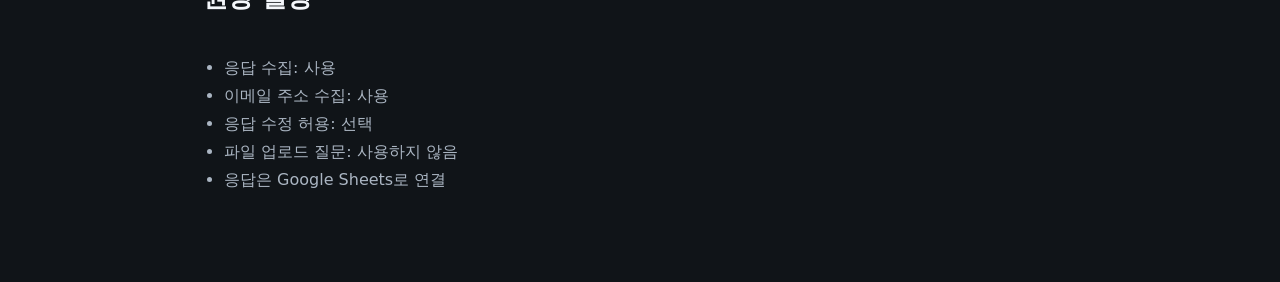
<file: docs/mcpworld-support-form-template.html>
<!doctype html>
<html lang="ko">
<head>
  <meta charset="utf-8">
  <meta name="viewport" content="width=device-width, initial-scale=1">
  <title>MCP World 문의 폼 구성 | MCP World</title>
  <link rel="stylesheet" href="../styles.css">
</head>
<body class="doc-page">
  <header class="site-header">
    <nav class="nav" aria-label="문서 메뉴">
      <a class="brand" href="../index.html" aria-label="MCP World 홈">
        <span class="brand-mark">MW</span>
        <span>MCP World</span>
      </a>
      <div class="nav-actions">
        <a class="btn btn-ghost" href="../index.html">홈</a>
        <a class="btn btn-secondary" href="../dashboard.html">대시보드</a>
      </div>
    </nav>
  </header>
  <main class="section doc-shell">
    <article class="doc-content">
      <h1>MCP World 문의 폼 구성</h1>
      <p>Google Form 생성 권한이 준비되면 아래 항목으로 폼을 만들고, 공유 링크를 <code>site-config.js</code>의 <code>supportForm</code> 값에 넣으면 메인 사이트의 문의 버튼이 바로 연결됩니다.</p>
      <p>자동 생성을 원하면 <a href="mcpworld-support-form-create-script.js">Google Apps Script 생성 스크립트</a>를 새 Apps Script 프로젝트에 붙여 넣고 실행하세요.</p>

      <h2>폼 제목</h2>
      <p>MCP World 설치/연결 문의</p>

      <h2>폼 설명</h2>
      <p>GitHub 계정이 없어도 MCP World 설치, 로그인, Agent 연결, 도구 호출 문제를 보낼 수 있는 문의 폼입니다.</p>

      <h2>질문 항목</h2>
      <div class="doc-table-wrap">
        <table>
          <tr><th>질문</th><th>유형</th><th>필수</th></tr>
          <tr><td>이메일 주소</td><td>단답형</td><td>예</td></tr>
          <tr><td>이름 또는 닉네임</td><td>단답형</td><td>아니오</td></tr>
          <tr><td>문의 유형</td><td>객관식: 설치 문제, 로그인 문제, Agent 연결, MCP 도구 호출, 결제/플랜, 기능 제안, 기타</td><td>예</td></tr>
          <tr><td>사용 중인 OS</td><td>객관식: Windows 11, Windows 10, 기타</td><td>예</td></tr>
          <tr><td>문제가 발생한 도구</td><td>체크박스: Word, PowerPoint, Excel, CAD/ZWCAD, HWP, Photoshop, Blender, Local Code, OpenCrab, 해당 없음</td><td>아니오</td></tr>
          <tr><td>문제 설명</td><td>장문형</td><td>예</td></tr>
          <tr><td>오류 메시지 또는 화면 내용</td><td>장문형</td><td>아니오</td></tr>
          <tr><td>재현 단계</td><td>장문형</td><td>아니오</td></tr>
          <tr><td>첨부 파일 링크</td><td>단답형</td><td>아니오</td></tr>
          <tr><td>개인정보 처리 동의</td><td>체크박스: 문의 응대를 위해 입력 정보를 확인하는 데 동의합니다.</td><td>예</td></tr>
        </table>
      </div>

      <h2>권장 설정</h2>
      <ul>
        <li>응답 수집: 사용</li>
        <li>이메일 주소 수집: 사용</li>
        <li>응답 수정 허용: 선택</li>
        <li>파일 업로드 질문: 사용하지 않음</li>
        <li>응답은 Google Sheets로 연결</li>
      </ul>
    </article>
  </main>
</body>
</html>
</file>
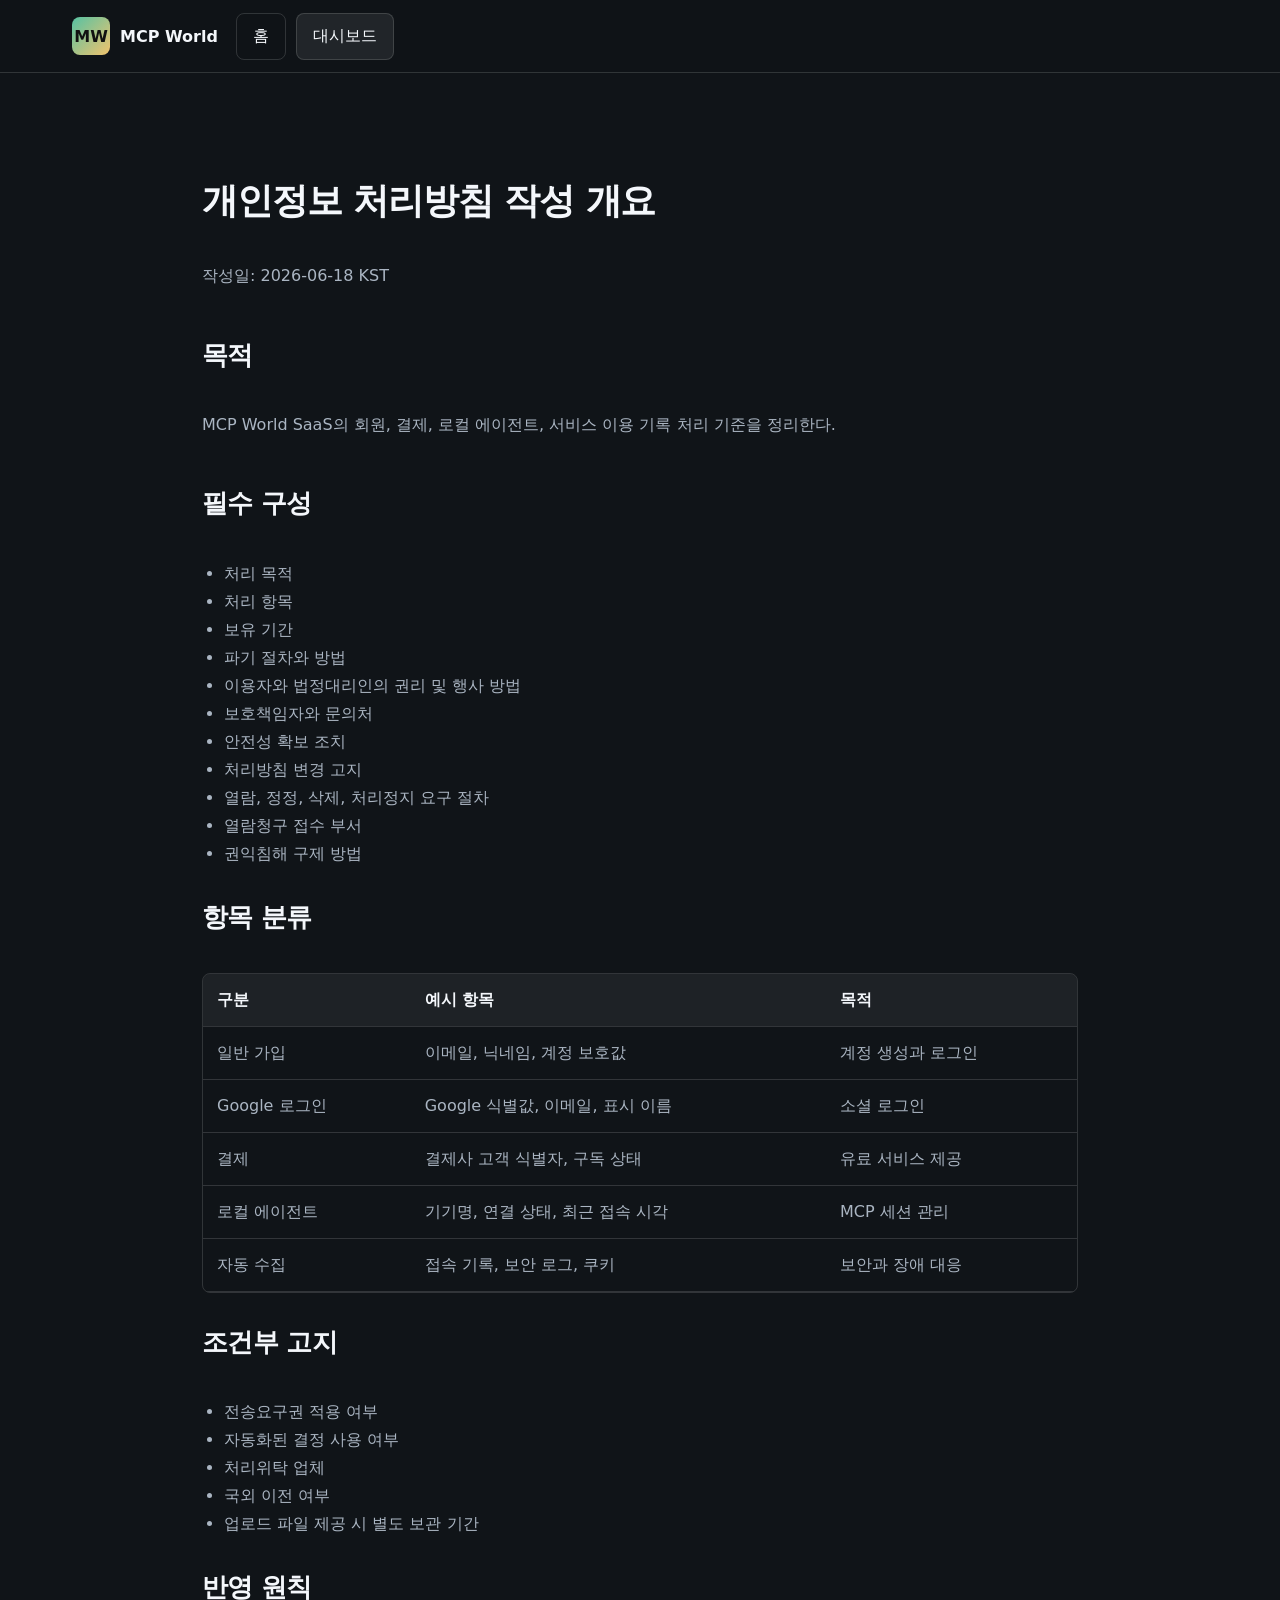
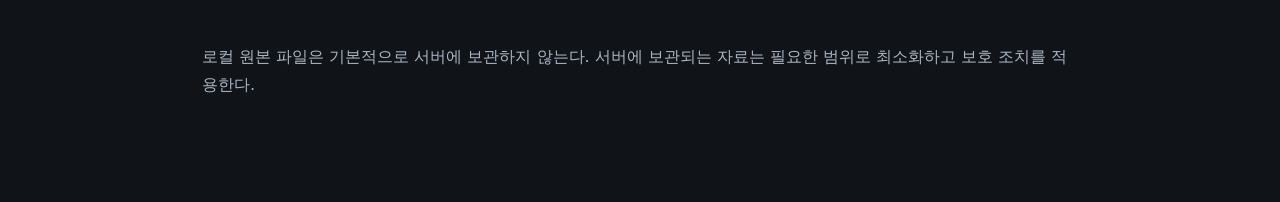
<file: docs/privacy-policy-outline.html>
<!doctype html>
<html lang="ko">
<head>
  <meta charset="utf-8">
  <meta name="viewport" content="width=device-width, initial-scale=1">
  <title>개인정보 처리방침 작성 개요 | MCP World</title>
  <link rel="stylesheet" href="../styles.css">
</head>
<body class="doc-page">
  <header class="site-header">
    <nav class="nav" aria-label="문서 메뉴">
      <a class="brand" href="../index.html" aria-label="MCP World 홈">
        <span class="brand-mark">MW</span>
        <span>MCP World</span>
      </a>
      <div class="nav-actions">
        <a class="btn btn-ghost" href="../index.html">홈</a>
        <a class="btn btn-secondary" href="../dashboard.html">대시보드</a>
      </div>
    </nav>
  </header>
  <main class="section doc-shell">
    <article class="doc-content">
      <h1>개인정보 처리방침 작성 개요</h1>
<p>작성일: 2026-06-18 KST</p>
<h2>목적</h2>
<p>MCP World SaaS의 회원, 결제, 로컬 에이전트, 서비스 이용 기록 처리 기준을 정리한다.</p>
<h2>필수 구성</h2>
<ul><li>처리 목적</li><li>처리 항목</li><li>보유 기간</li><li>파기 절차와 방법</li><li>이용자와 법정대리인의 권리 및 행사 방법</li><li>보호책임자와 문의처</li><li>안전성 확보 조치</li><li>처리방침 변경 고지</li><li>열람, 정정, 삭제, 처리정지 요구 절차</li><li>열람청구 접수 부서</li><li>권익침해 구제 방법</li></ul>
<h2>항목 분류</h2>
<div class="doc-table-wrap"><table><tr><th>구분</th><th>예시 항목</th><th>목적</th></tr><tr><td>일반 가입</td><td>이메일, 닉네임, 계정 보호값</td><td>계정 생성과 로그인</td></tr><tr><td>Google 로그인</td><td>Google 식별값, 이메일, 표시 이름</td><td>소셜 로그인</td></tr><tr><td>결제</td><td>결제사 고객 식별자, 구독 상태</td><td>유료 서비스 제공</td></tr><tr><td>로컬 에이전트</td><td>기기명, 연결 상태, 최근 접속 시각</td><td>MCP 세션 관리</td></tr><tr><td>자동 수집</td><td>접속 기록, 보안 로그, 쿠키</td><td>보안과 장애 대응</td></tr></table></div>
<h2>조건부 고지</h2>
<ul><li>전송요구권 적용 여부</li><li>자동화된 결정 사용 여부</li><li>처리위탁 업체</li><li>국외 이전 여부</li><li>업로드 파일 제공 시 별도 보관 기간</li></ul>
<h2>반영 원칙</h2>
<p>로컬 원본 파일은 기본적으로 서버에 보관하지 않는다. 서버에 보관되는 자료는 필요한 범위로 최소화하고 보호 조치를 적용한다.</p>
    </article>
  </main>
</body>
</html>
</file>
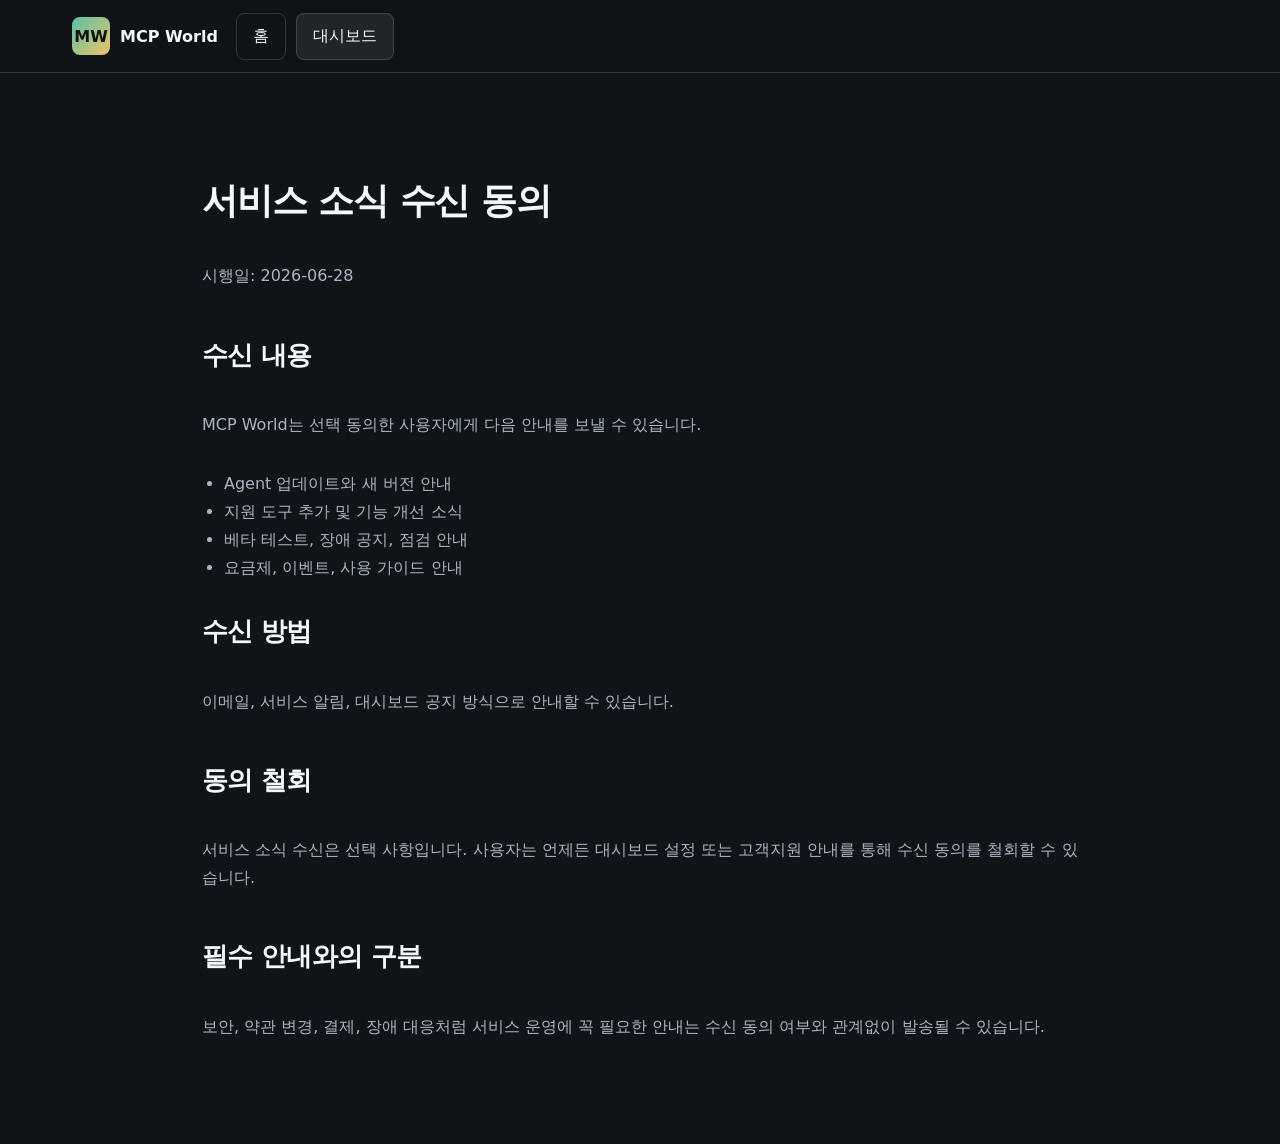
<file: docs/service-news-consent.html>
<!doctype html>
<html lang="ko">
<head>
  <meta charset="utf-8">
  <meta name="viewport" content="width=device-width, initial-scale=1">
  <title>서비스 소식 수신 동의 | MCP World</title>
  <link rel="stylesheet" href="../styles.css">
</head>
<body class="doc-page">
  <header class="site-header">
    <nav class="nav" aria-label="문서 메뉴">
      <a class="brand" href="../index.html" aria-label="MCP World 홈">
        <span class="brand-mark">MW</span>
        <span>MCP World</span>
      </a>
      <div class="nav-actions">
        <a class="btn btn-ghost" href="../index.html">홈</a>
        <a class="btn btn-secondary" href="../dashboard.html">대시보드</a>
      </div>
    </nav>
  </header>
  <main class="section doc-shell">
    <article class="doc-content">
      <h1>서비스 소식 수신 동의</h1>
      <p>시행일: 2026-06-28</p>

      <h2>수신 내용</h2>
      <p>MCP World는 선택 동의한 사용자에게 다음 안내를 보낼 수 있습니다.</p>
      <ul>
        <li>Agent 업데이트와 새 버전 안내</li>
        <li>지원 도구 추가 및 기능 개선 소식</li>
        <li>베타 테스트, 장애 공지, 점검 안내</li>
        <li>요금제, 이벤트, 사용 가이드 안내</li>
      </ul>

      <h2>수신 방법</h2>
      <p>이메일, 서비스 알림, 대시보드 공지 방식으로 안내할 수 있습니다.</p>

      <h2>동의 철회</h2>
      <p>서비스 소식 수신은 선택 사항입니다. 사용자는 언제든 대시보드 설정 또는 고객지원 안내를 통해 수신 동의를 철회할 수 있습니다.</p>

      <h2>필수 안내와의 구분</h2>
      <p>보안, 약관 변경, 결제, 장애 대응처럼 서비스 운영에 꼭 필요한 안내는 수신 동의 여부와 관계없이 발송될 수 있습니다.</p>
    </article>
  </main>
</body>
</html>
</file>
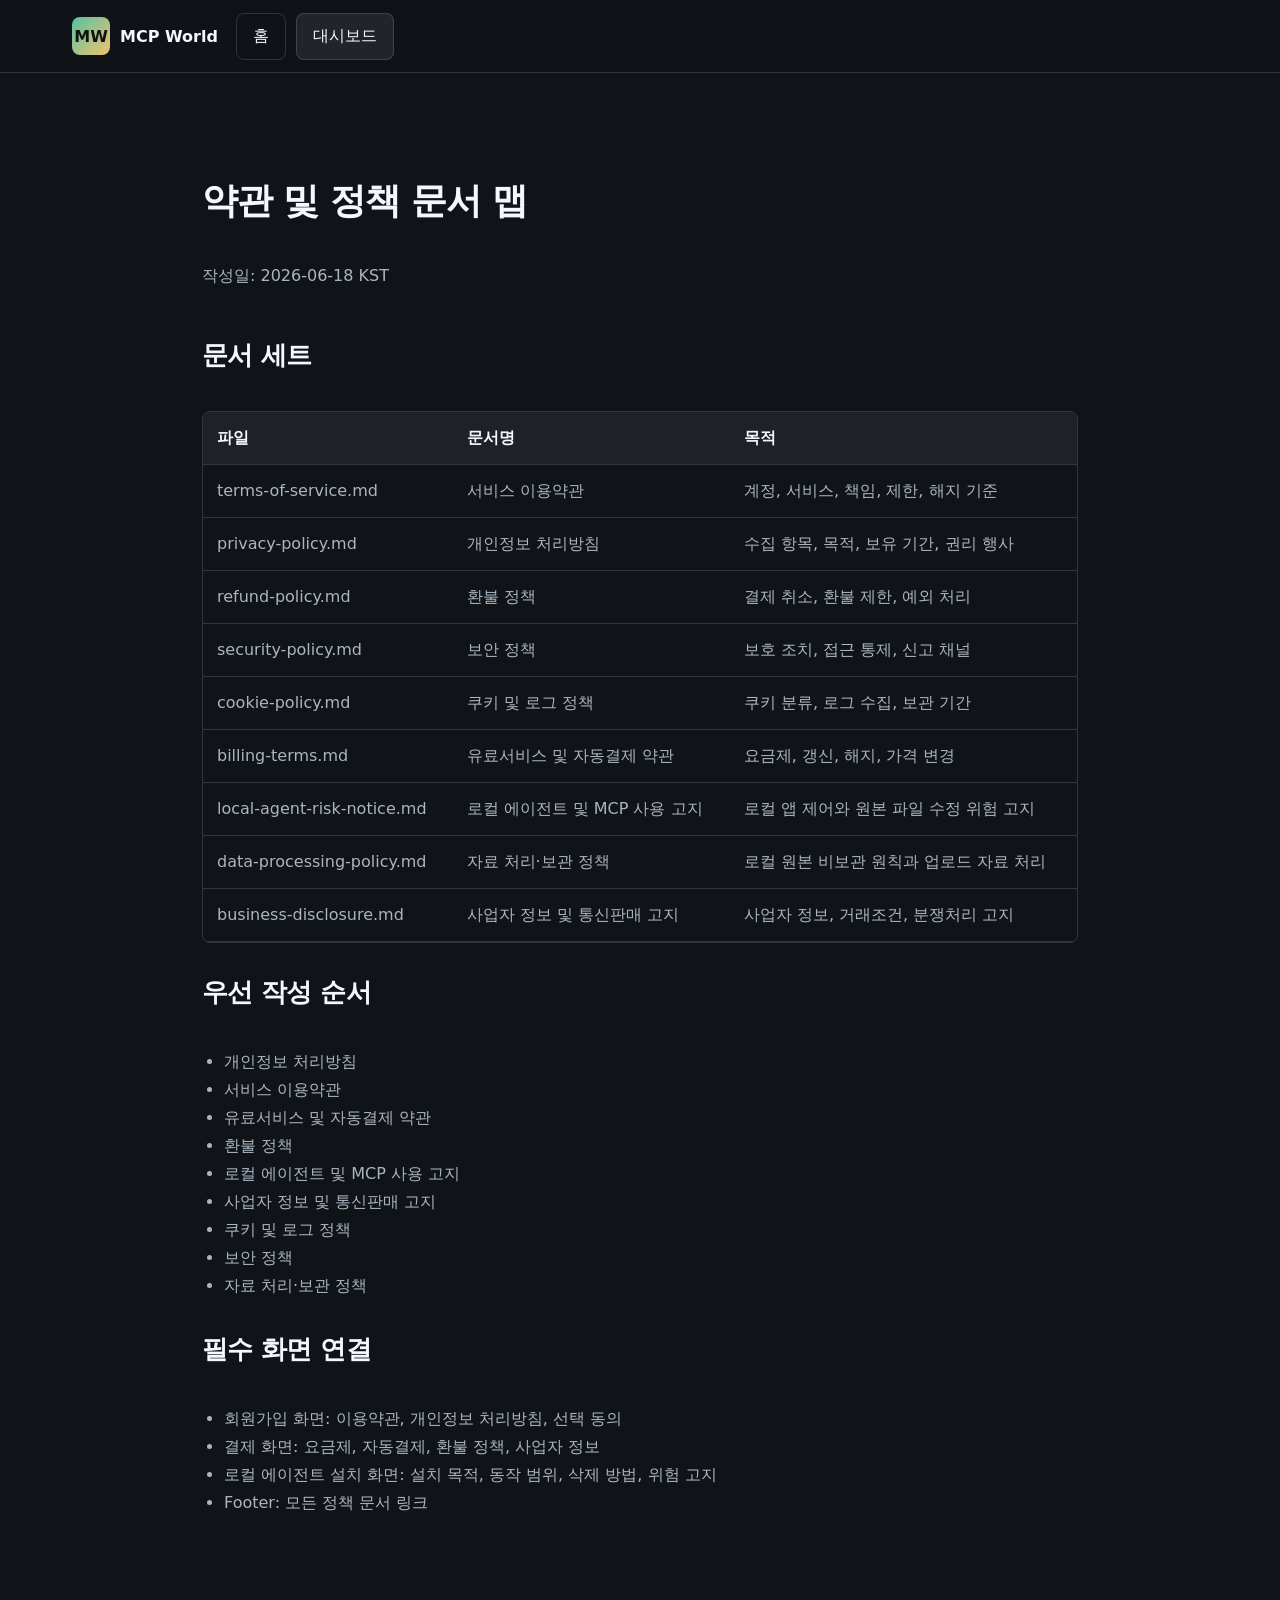
<file: docs/terms-and-policy-map.html>
<!doctype html>
<html lang="ko">
<head>
  <meta charset="utf-8">
  <meta name="viewport" content="width=device-width, initial-scale=1">
  <title>약관 및 정책 문서 맵 | MCP World</title>
  <link rel="stylesheet" href="../styles.css">
</head>
<body class="doc-page">
  <header class="site-header">
    <nav class="nav" aria-label="문서 메뉴">
      <a class="brand" href="../index.html" aria-label="MCP World 홈">
        <span class="brand-mark">MW</span>
        <span>MCP World</span>
      </a>
      <div class="nav-actions">
        <a class="btn btn-ghost" href="../index.html">홈</a>
        <a class="btn btn-secondary" href="../dashboard.html">대시보드</a>
      </div>
    </nav>
  </header>
  <main class="section doc-shell">
    <article class="doc-content">
      <h1>약관 및 정책 문서 맵</h1>
<p>작성일: 2026-06-18 KST</p>
<h2>문서 세트</h2>
<div class="doc-table-wrap"><table><tr><th>파일</th><th>문서명</th><th>목적</th></tr><tr><td>terms-of-service.md</td><td>서비스 이용약관</td><td>계정, 서비스, 책임, 제한, 해지 기준</td></tr><tr><td>privacy-policy.md</td><td>개인정보 처리방침</td><td>수집 항목, 목적, 보유 기간, 권리 행사</td></tr><tr><td>refund-policy.md</td><td>환불 정책</td><td>결제 취소, 환불 제한, 예외 처리</td></tr><tr><td>security-policy.md</td><td>보안 정책</td><td>보호 조치, 접근 통제, 신고 채널</td></tr><tr><td>cookie-policy.md</td><td>쿠키 및 로그 정책</td><td>쿠키 분류, 로그 수집, 보관 기간</td></tr><tr><td>billing-terms.md</td><td>유료서비스 및 자동결제 약관</td><td>요금제, 갱신, 해지, 가격 변경</td></tr><tr><td>local-agent-risk-notice.md</td><td>로컬 에이전트 및 MCP 사용 고지</td><td>로컬 앱 제어와 원본 파일 수정 위험 고지</td></tr><tr><td>data-processing-policy.md</td><td>자료 처리·보관 정책</td><td>로컬 원본 비보관 원칙과 업로드 자료 처리</td></tr><tr><td>business-disclosure.md</td><td>사업자 정보 및 통신판매 고지</td><td>사업자 정보, 거래조건, 분쟁처리 고지</td></tr></table></div>
<h2>우선 작성 순서</h2>
<ul><li>개인정보 처리방침</li><li>서비스 이용약관</li><li>유료서비스 및 자동결제 약관</li><li>환불 정책</li><li>로컬 에이전트 및 MCP 사용 고지</li><li>사업자 정보 및 통신판매 고지</li><li>쿠키 및 로그 정책</li><li>보안 정책</li><li>자료 처리·보관 정책</li></ul>
<h2>필수 화면 연결</h2>
<ul><li>회원가입 화면: 이용약관, 개인정보 처리방침, 선택 동의</li><li>결제 화면: 요금제, 자동결제, 환불 정책, 사업자 정보</li><li>로컬 에이전트 설치 화면: 설치 목적, 동작 범위, 삭제 방법, 위험 고지</li><li>Footer: 모든 정책 문서 링크</li></ul>
    </article>
  </main>
</body>
</html>
</file>
<file: styles.css>
:root {
  --bg: #101418;
  --surface: #171d22;
  --surface-2: #20272e;
  --text: #f4f7fb;
  --muted: #aab5c2;
  --line: rgba(255, 255, 255, 0.14);
  --accent: #56c2a3;
  --accent-2: #f1c36d;
  --danger: #ff8f8f;
  --good: #8ee6a2;
  --warn: #ffd166;
  --shadow: 0 24px 70px rgba(0, 0, 0, 0.35);
  font-family: Inter, ui-sans-serif, system-ui, -apple-system, BlinkMacSystemFont, "Segoe UI", sans-serif;
}

* { box-sizing: border-box; }
html { scroll-behavior: smooth; }
body {
  margin: 0;
  background: linear-gradient(180deg, #101418 0%, #141a20 52%, #101418 100%);
  color: var(--text);
}

a { color: inherit; text-decoration: none; }
button, input, select { font: inherit; }
.hidden { display: none !important; }

.site-header {
  position: sticky;
  top: 0;
  z-index: 20;
  border-bottom: 1px solid var(--line);
  background: rgba(16, 20, 24, 0.86);
  backdrop-filter: blur(18px);
}

.nav {
  max-width: 1180px;
  min-height: 72px;
  margin: 0 auto;
  padding: 0 22px;
  display: flex;
  align-items: center;
  gap: 18px;
}

.brand { display: inline-flex; align-items: center; gap: 10px; font-weight: 850; }
.brand-mark {
  display: grid;
  place-items: center;
  width: 38px;
  height: 38px;
  border-radius: 8px;
  background: linear-gradient(135deg, var(--accent), var(--accent-2));
  color: #111;
  font-weight: 900;
}

.nav-links { display: flex; gap: 18px; margin-left: auto; color: var(--muted); font-size: 14px; }
.nav-links a:hover { color: var(--text); }
.nav-actions { display: flex; align-items: center; gap: 10px; }
.nav-toggle { display: none; margin-left: auto; border: 0; background: transparent; color: var(--text); font-size: 25px; }

.section { max-width: 1180px; margin: 0 auto; padding: 88px 22px; }
.hero {
  min-height: 760px;
  display: grid;
  grid-template-columns: minmax(0, 1fr) minmax(360px, 0.92fr);
  gap: 48px;
  align-items: center;
}

h1, h2, h3, p { margin-top: 0; }
h1 { font-size: clamp(42px, 6vw, 74px); line-height: 0.98; letter-spacing: -0.03em; margin-bottom: 24px; }
h2 { font-size: clamp(30px, 4vw, 48px); line-height: 1.08; letter-spacing: -0.025em; margin-bottom: 24px; }
h3 { margin-bottom: 10px; }
p { color: var(--muted); line-height: 1.72; }
.hero-text { font-size: 19px; max-width: 700px; }
.eyebrow { color: var(--accent); text-transform: uppercase; letter-spacing: 0.16em; font-size: 12px; font-weight: 850; margin-bottom: 12px; }

.btn {
  min-height: 44px;
  border: 1px solid var(--line);
  border-radius: 8px;
  padding: 12px 16px;
  display: inline-flex;
  align-items: center;
  justify-content: center;
  color: var(--text);
  background: rgba(255, 255, 255, 0.05);
  cursor: pointer;
  transition: transform 0.16s ease, border-color 0.16s ease, background 0.16s ease;
}
.btn:hover { transform: translateY(-1px); border-color: rgba(255, 255, 255, 0.34); }
.btn-primary { border: 0; color: #0d1410; background: linear-gradient(135deg, var(--accent), var(--accent-2)); font-weight: 850; }
.btn-secondary { background: rgba(255, 255, 255, 0.08); }
.btn-ghost { background: transparent; }
.full { width: 100%; }
.hero-actions, .agent-actions { display: flex; gap: 12px; flex-wrap: wrap; margin-top: 30px; }
.trust-row { display: flex; flex-wrap: wrap; gap: 10px; margin-top: 28px; color: var(--muted); }
.trust-row span { border: 1px solid var(--line); border-radius: 8px; padding: 8px 12px; background: rgba(255, 255, 255, 0.04); }

.hero-visual { min-width: 0; }
.browser-frame {
  border: 1px solid var(--line);
  border-radius: 8px;
  padding: 18px;
  background: linear-gradient(180deg, rgba(255, 255, 255, 0.1), rgba(255, 255, 255, 0.04));
  box-shadow: var(--shadow);
}
.frame-bar { display: flex; gap: 7px; border-bottom: 1px solid var(--line); padding-bottom: 14px; margin-bottom: 22px; }
.frame-bar span { width: 11px; height: 11px; border-radius: 50%; background: var(--muted); opacity: 0.7; }
.gateway-map { display: grid; gap: 14px; }
.node {
  border: 1px solid var(--line);
  border-radius: 8px;
  padding: 18px;
  background: rgba(255, 255, 255, 0.07);
  font-weight: 850;
}
.node-cloud { border-color: rgba(86, 194, 163, 0.62); background: rgba(86, 194, 163, 0.12); }
.node-local { border-color: rgba(241, 195, 109, 0.62); background: rgba(241, 195, 109, 0.12); }
.route-line { width: 2px; height: 28px; margin: 0 auto; background: linear-gradient(var(--accent), var(--accent-2)); }
.tool-strip { display: grid; grid-template-columns: repeat(2, 1fr); gap: 10px; margin-top: 18px; }
.tool-strip span { border: 1px solid var(--line); border-radius: 8px; padding: 11px 12px; color: var(--muted); background: rgba(0, 0, 0, 0.18); }

.split { display: grid; grid-template-columns: 0.78fr 1.22fr; gap: 38px; align-items: start; }
.cards { display: grid; gap: 16px; }
.cards.three, .architecture-grid { grid-template-columns: repeat(3, 1fr); }
.cards.tools { grid-template-columns: repeat(5, 1fr); }
.architecture-grid { display: grid; gap: 16px; }
.card, .price-card, .deploy-box, .dashboard-card, .admin-kpi-card, .plan-bar-card {
  border: 1px solid var(--line);
  border-radius: 8px;
  padding: 22px;
  background: var(--surface);
}
.tag { display: inline-block; color: var(--accent-2); margin-bottom: 14px; font-size: 12px; font-weight: 900; text-transform: uppercase; letter-spacing: 0.12em; }

.timeline { list-style: none; padding: 0; margin: 28px 0 0; display: grid; grid-template-columns: repeat(5, 1fr); gap: 14px; }
.timeline li { border: 1px solid var(--line); border-radius: 8px; padding: 18px; background: var(--surface); min-height: 148px; }
.timeline strong { display: block; margin-bottom: 12px; }
.timeline span { color: var(--muted); font-size: 14px; line-height: 1.55; }

.security-section { display: grid; grid-template-columns: 1fr 1fr; gap: 44px; align-items: center; }
.checklist { list-style: none; padding: 0; margin: 0; display: grid; gap: 12px; }
.checklist li { border: 1px solid var(--line); border-radius: 8px; padding: 14px 16px; background: var(--surface); }
.checklist li::before { content: "✓"; color: var(--good); margin-right: 10px; font-weight: 900; }

.pricing { grid-template-columns: repeat(3, 1fr); }
.price-card.featured { border-color: rgba(86, 194, 163, 0.72); box-shadow: 0 0 0 1px rgba(86, 194, 163, 0.18); }
.price { font-size: 30px; font-weight: 900; color: var(--text); margin: 8px 0; }
.code-block {
  white-space: pre;
  overflow-x: auto;
  border: 1px solid var(--line);
  border-radius: 8px;
  padding: 16px;
  color: var(--accent);
  background: rgba(0, 0, 0, 0.26);
}

.policy-grid { display: grid; grid-template-columns: repeat(3, 1fr); gap: 14px; margin-top: 22px; }
.policy-grid a { border: 1px solid var(--line); border-radius: 8px; padding: 18px; background: var(--surface); color: var(--muted); }
.policy-grid a:hover { color: var(--text); border-color: rgba(255, 255, 255, 0.32); }
.site-footer { max-width: 1180px; margin: 0 auto; padding: 34px 22px 70px; color: var(--muted); display: flex; justify-content: space-between; gap: 20px; border-top: 1px solid var(--line); }

.dashboard-hero, .admin-hero { min-height: 500px; }
.summary-cards { margin-top: 34px; }
.section-heading-row { display: flex; justify-content: space-between; gap: 24px; align-items: flex-start; }
.dashboard-section { border-top: 1px solid var(--line); border-bottom: 1px solid var(--line); background: rgba(255, 255, 255, 0.015); }
.dashboard-grid { display: grid; grid-template-columns: repeat(3, 1fr); gap: 16px; }
.status-dot { display: inline-block; width: 11px; height: 11px; border-radius: 50%; margin-bottom: 18px; }
.status-dot.online { background: var(--good); box-shadow: 0 0 18px rgba(142, 230, 162, 0.6); }
.status-dot.pending { background: var(--warn); box-shadow: 0 0 18px rgba(255, 209, 102, 0.5); }
.connector-help { margin: 24px 0; border: 1px solid var(--line); border-radius: 8px; padding: 16px; background: rgba(86, 194, 163, 0.08); display: grid; gap: 6px; color: var(--muted); }
.connector-help strong { color: var(--text); }
.connector-list { display: grid; gap: 12px; }
.connector-row { display: grid; grid-template-columns: minmax(130px, 0.7fr) minmax(0, 1.6fr) auto; gap: 10px; align-items: center; border: 1px solid var(--line); border-radius: 8px; padding: 12px; background: rgba(0, 0, 0, 0.16); }
.connector-row code { overflow-wrap: anywhere; color: var(--accent); font-size: 12px; line-height: 1.5; }
.connector-title, .connector-route, .connector-actions { display: grid; gap: 7px; }
.connector-title small, .connector-route small { color: var(--muted); font-size: 12px; line-height: 1.45; }
.connector-row.is-bound { border-color: rgba(142, 230, 162, 0.42); }
.connector-row.is-waiting { border-color: rgba(255, 209, 102, 0.28); }
.connector-actions { min-width: 150px; }
.connector-copy, .connector-register { min-height: 36px; padding: 8px 12px; font-size: 13px; }
.connector-copy:disabled { opacity: 0.45; cursor: not-allowed; transform: none; }

.admin-gate { min-height: 720px; display: grid; place-items: center; }
.admin-gate-card { width: min(720px, 100%); border: 1px solid var(--line); border-radius: 8px; padding: 34px; background: var(--surface); box-shadow: var(--shadow); }
.admin-token-label, .modal label { display: grid; gap: 8px; margin: 12px 0; color: var(--muted); }
input, select { width: 100%; border: 1px solid var(--line); border-radius: 8px; padding: 12px 14px; background: var(--surface-2); color: var(--text); }
.admin-filter-bar { display: flex; flex-wrap: wrap; gap: 12px; align-items: flex-end; margin: 28px 0; padding: 18px; border: 1px solid var(--line); border-radius: 8px; background: var(--surface); }
.admin-filter-bar label { min-width: 170px; color: var(--muted); }
.admin-kpi-grid { display: grid; grid-template-columns: repeat(6, 1fr); gap: 14px; margin-top: 28px; }
.admin-kpi-card span { display: block; color: var(--muted); font-size: 13px; }
.admin-kpi-card strong { display: block; margin: 10px 0 6px; font-size: 30px; letter-spacing: -0.02em; }
.admin-kpi-card small { color: var(--muted); }
.admin-table-wrap { overflow-x: auto; border: 1px solid var(--line); border-radius: 8px; background: var(--surface); }
.admin-table { width: 100%; border-collapse: collapse; min-width: 820px; }
.admin-table th, .admin-table td { padding: 15px 16px; border-bottom: 1px solid var(--line); text-align: left; color: var(--muted); }
.admin-table th { color: var(--text); font-size: 13px; background: rgba(255, 255, 255, 0.06); }
.admin-table tr:last-child td { border-bottom: 0; }
.doc-page { background: var(--bg); }
.doc-shell { max-width: 920px; }
.doc-content { display: grid; gap: 16px; color: var(--muted); line-height: 1.75; }
.doc-content h1, .doc-content h2, .doc-content h3, .doc-content h4 { color: var(--text); margin-top: 18px; line-height: 1.2; }
.doc-content h1 { font-size: 36px; }
.doc-content h2 { font-size: 26px; }
.doc-content h3 { font-size: 20px; }
.doc-content a { color: var(--accent); }
.doc-content ul { margin: 0; padding-left: 22px; }
.doc-content code { color: var(--accent); background: rgba(86, 194, 163, 0.1); border: 1px solid var(--line); border-radius: 4px; padding: 1px 5px; }
.doc-content pre { overflow-x: auto; border: 1px solid var(--line); border-radius: 8px; padding: 16px; background: rgba(0, 0, 0, 0.22); }
.doc-content pre code { border: 0; padding: 0; background: transparent; }
.doc-table-wrap { overflow-x: auto; border: 1px solid var(--line); border-radius: 8px; }
.doc-content table { width: 100%; border-collapse: collapse; min-width: 620px; }
.doc-content th, .doc-content td { padding: 12px 14px; border-bottom: 1px solid var(--line); text-align: left; vertical-align: top; }
.doc-content th { color: var(--text); background: rgba(255, 255, 255, 0.06); }
.status-warning, .event-status.warning { color: var(--warn) !important; }
.event-status.success { color: var(--good) !important; }
.event-status.error { color: var(--danger) !important; }
.plan-bars { display: grid; gap: 14px; }
.plan-bar-head { display: flex; justify-content: space-between; gap: 12px; }
.plan-bar-head span { color: var(--muted); }
.plan-bar-track { height: 10px; border-radius: 999px; margin: 14px 0 10px; background: rgba(255, 255, 255, 0.08); overflow: hidden; }
.plan-bar-fill { height: 100%; border-radius: 999px; background: linear-gradient(135deg, var(--accent), var(--accent-2)); }

.operator-page .section { max-width: 1320px; }
.operator-nav { max-width: 1320px; }
.operator-hero { padding-bottom: 48px; }
.operator-filter-bar {
  display: grid;
  grid-template-columns: repeat(4, minmax(160px, 1fr));
  gap: 12px;
  align-items: end;
  margin: 28px 0;
  padding: 18px;
  border: 1px solid var(--line);
  border-radius: 8px;
  background: var(--surface);
}
.operator-filter-bar label,
.operator-search { display: grid; gap: 8px; color: var(--muted); }
.operator-kpis { margin-top: 22px; }
.ops-grid { display: grid; grid-template-columns: minmax(0, 1.4fr) minmax(320px, 0.7fr); gap: 16px; align-items: start; }
.issue-list { display: grid; gap: 12px; }
.issue-card {
  width: 100%;
  border: 1px solid var(--line);
  border-radius: 8px;
  padding: 16px;
  text-align: left;
  color: var(--text);
  background: var(--surface);
  cursor: pointer;
}
.issue-card:hover { border-color: rgba(255, 255, 255, 0.34); }
.issue-card.critical { border-color: rgba(255, 143, 143, 0.52); }
.issue-card.warning { border-color: rgba(255, 209, 102, 0.42); }
.issue-card strong { display: block; margin: 8px 0 4px; }
.issue-card small { color: var(--muted); }
.issue-card p { margin: 10px 0 0; }
.issue-severity,
.risk-pill,
.status-pill {
  display: inline-flex;
  align-items: center;
  min-height: 26px;
  border-radius: 999px;
  padding: 4px 9px;
  border: 1px solid var(--line);
  font-size: 12px;
  font-weight: 800;
}
.risk-pill.critical,
.issue-severity { color: var(--danger); background: rgba(255, 143, 143, 0.1); }
.risk-pill.warning { color: var(--warn); background: rgba(255, 209, 102, 0.1); }
.risk-pill.normal,
.status-pill.active,
.status-pill.success { color: var(--good); background: rgba(142, 230, 162, 0.1); }
.status-pill.limited,
.status-pill.billing_hold,
.status-pill.idle { color: var(--warn); background: rgba(255, 209, 102, 0.1); }
.status-pill.terminated { color: var(--muted); background: rgba(255, 255, 255, 0.05); }
.ops-side-panel {
  border: 1px solid var(--line);
  border-radius: 8px;
  padding: 20px;
  background: var(--surface);
  position: sticky;
  top: 92px;
}
.ops-definition { display: grid; grid-template-columns: 88px 1fr; gap: 10px 14px; margin: 18px 0; }
.ops-definition dt { color: var(--muted); }
.ops-definition dd { margin: 0; color: var(--text); line-height: 1.55; }
.ops-actions,
.table-actions { display: flex; gap: 8px; flex-wrap: wrap; }
.operator-steps {
  margin: 14px 0;
  border: 1px solid rgba(86, 194, 163, 0.24);
  border-radius: 8px;
  padding: 14px 16px;
  background: rgba(86, 194, 163, 0.06);
}
.operator-steps strong { display: block; margin-bottom: 10px; color: var(--text); }
.operator-steps ol,
.operator-steps ul { margin: 0; padding-left: 20px; color: var(--muted); line-height: 1.65; }
.operator-steps li::marker { color: var(--accent); font-weight: 850; }
.ops-table small { color: var(--muted); }
.table-actions .btn { min-height: 34px; padding: 7px 10px; font-size: 12px; }
.inline-control { display: flex; align-items: center; gap: 8px; min-width: 210px; }
.inline-control select { width: auto; min-width: 112px; padding: 7px 10px; font-size: 12px; }
.inline-control .btn { min-height: 34px; padding: 7px 10px; font-size: 12px; }
.token-create-row { display: grid; grid-template-columns: minmax(180px, 1fr) 130px auto; gap: 10px; align-items: end; }
.token-create-row input,
.token-create-row select { padding: 10px 12px; }
.token-output { margin: 0 0 16px; border: 1px solid var(--accent); border-radius: 8px; padding: 14px; background: rgba(98, 200, 161, 0.08); }
.token-output code { display: block; margin: 10px 0 6px; padding: 10px; border-radius: 8px; color: var(--text); background: rgba(0, 0, 0, 0.24); overflow-wrap: anywhere; }
.token-output small { color: var(--muted); }
.runbook-grid { display: grid; grid-template-columns: repeat(2, 1fr); gap: 14px; }
.runbook-card {
  border: 1px solid var(--line);
  border-radius: 8px;
  padding: 18px;
  text-align: left;
  color: var(--text);
  background: var(--surface);
  cursor: pointer;
}
.runbook-card strong { display: block; margin-bottom: 8px; }
.runbook-card span { color: var(--muted); line-height: 1.55; }
.runbook-card:hover { border-color: rgba(86, 194, 163, 0.55); }
.ops-log-layout { display: grid; grid-template-columns: minmax(0, 1.35fr) minmax(300px, 0.65fr); gap: 16px; align-items: start; }
.action-feed { display: grid; gap: 10px; }
.feed-item { border-left: 3px solid var(--line); padding: 8px 0 8px 12px; }
.feed-item.success { border-color: var(--good); }
.feed-item.warning { border-color: var(--warn); }
.feed-item.error { border-color: var(--danger); }
.feed-item strong { display: block; margin-bottom: 4px; }
.feed-item span { color: var(--muted); line-height: 1.45; }
.toast {
  position: fixed;
  right: 22px;
  bottom: 22px;
  z-index: 50;
  max-width: min(420px, calc(100vw - 44px));
  border: 1px solid rgba(86, 194, 163, 0.42);
  border-radius: 8px;
  padding: 14px 16px;
  color: var(--text);
  background: #17231f;
  box-shadow: var(--shadow);
}

.modal { border: 0; padding: 0; background: transparent; color: var(--text); }
.modal::backdrop { background: rgba(0, 0, 0, 0.72); backdrop-filter: blur(6px); }
.modal-box { width: min(520px, calc(100vw - 32px)); border: 1px solid var(--line); border-radius: 8px; padding: 28px; background: var(--surface); box-shadow: var(--shadow); position: relative; }
.modal-close { position: absolute; right: 16px; top: 12px; background: transparent; color: var(--text); border: 0; font-size: 30px; cursor: pointer; }
.checkbox { display: flex !important; align-items: center; gap: 10px !important; }
.checkbox input { width: auto; }
.checkbox span { display: inline-flex; align-items: center; flex-wrap: wrap; gap: 8px; line-height: 1.5; }
.checkbox span a {
  display: inline-flex;
  align-items: center;
  justify-content: center;
  min-height: 24px;
  padding: 3px 9px;
  border: 1px solid rgba(86, 194, 163, 0.52);
  border-radius: 999px;
  color: #0d1410;
  background: linear-gradient(135deg, var(--accent), var(--accent-2));
  font-size: 12px;
  font-weight: 850;
  text-decoration: none;
  white-space: nowrap;
}
.checkbox span a:hover { filter: brightness(1.05); transform: translateY(-1px); }
.checkbox span a:focus-visible { outline: 2px solid var(--accent-2); outline-offset: 2px; }
.demo-credential { display: grid; gap: 6px; border: 1px solid rgba(86, 194, 163, 0.35); border-radius: 8px; padding: 14px; background: rgba(86, 194, 163, 0.08); color: var(--muted); margin-bottom: 16px; }
.demo-credential strong { color: var(--text); }
.demo-credential code { color: var(--accent); font-weight: 850; }
.form-message { min-height: 22px; margin: 8px 0 12px; color: var(--good); }
.form-message.error { color: var(--danger); }
.divider { display: flex; align-items: center; gap: 12px; color: var(--muted); margin: 18px 0; }
.divider::before, .divider::after { content: ""; flex: 1; height: 1px; background: var(--line); }
.modal-list { color: var(--muted); line-height: 1.8; }

@media (max-width: 980px) {
  .hero, .split, .security-section { grid-template-columns: 1fr; }
  .cards.three, .cards.tools, .pricing, .policy-grid, .timeline, .dashboard-grid, .admin-kpi-grid, .architecture-grid, .operator-filter-bar, .runbook-grid { grid-template-columns: 1fr 1fr; }
  .ops-grid, .ops-log-layout { grid-template-columns: 1fr; }
  .ops-side-panel { position: static; }
  .nav-links { display: none; position: absolute; left: 22px; right: 22px; top: 72px; padding: 18px; border: 1px solid var(--line); border-radius: 8px; background: var(--surface); }
  .nav-links.open { display: grid; }
  .nav-toggle { display: block; }
  .nav-actions { margin-left: 0; }
}

@media (max-width: 640px) {
  .section { padding: 64px 18px; }
  .hero { min-height: auto; padding-top: 56px; }
  .cards.three, .cards.tools, .pricing, .policy-grid, .timeline, .dashboard-grid, .admin-kpi-grid, .architecture-grid, .operator-filter-bar, .runbook-grid { grid-template-columns: 1fr; }
  .site-footer { flex-direction: column; }
  .nav-actions .btn { padding: 10px 12px; }
  .connector-row { grid-template-columns: 1fr; }
  .connector-actions { min-width: 0; }
  .tool-strip { grid-template-columns: 1fr; }
}

.cards.support-cards { grid-template-columns: repeat(4, 1fr); }
.setup-steps { margin: 18px 0 0; padding-left: 20px; color: var(--muted); display: grid; gap: 8px; line-height: 1.55; }
.setup-steps li::marker { color: var(--accent); font-weight: 700; }

@media (max-width: 980px) {
  .cards.support-cards { grid-template-columns: repeat(2, 1fr); }
}

@media (max-width: 700px) {
  .cards.support-cards { grid-template-columns: 1fr; }
}
</file>
